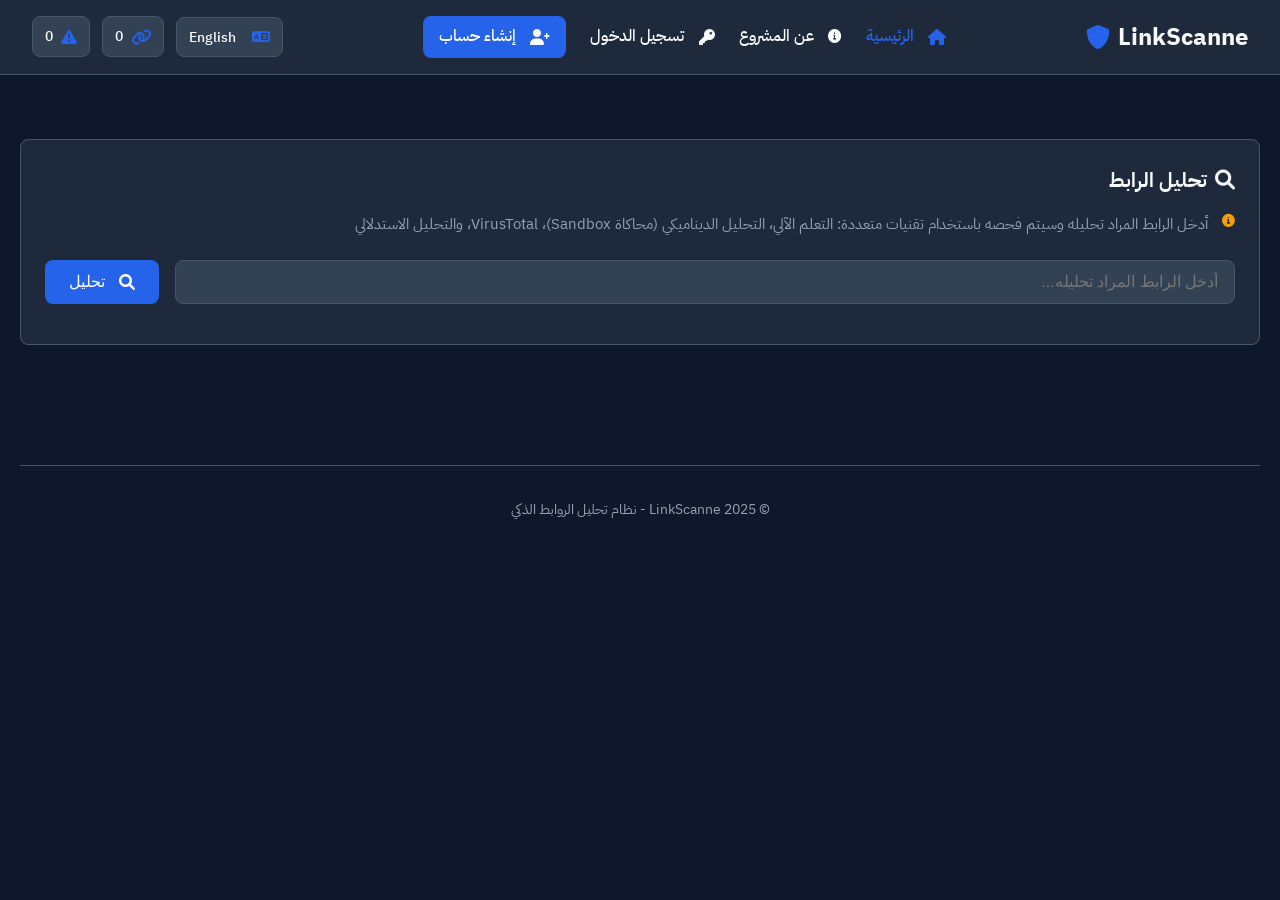
<file: public/index.html>
<!DOCTYPE html>
<html lang="ar" dir="rtl">

<head>
    <meta charset="UTF-8">
    <meta name="viewport" content="width=device-width, initial-scale=1.0">
    <title data-translate="page.title.index">LinkScanne - نظام تحليل الروابط الذكي</title>
    <link rel="stylesheet" href="css/style.css">
    <link rel="stylesheet" href="https://cdnjs.cloudflare.com/ajax/libs/font-awesome/6.0.0/css/all.min.css">
</head>

<body>
    <header class="header">
        <div class="header-content">
            <div class="logo">
                <h1>LinkScanne</h1>
                <i class="fa fa-shield-alt"></i>
            </div>
            <nav class="header-nav">
                <ul class="nav-links">
                    <li><a href="index.html" class="active"><i class="fa fa-home"></i> <span
                                data-translate="nav.home">الرئيسية</span></a></li>
                    <li><a href="about.html"><i class="fa fa-info-circle"></i> <span data-translate="nav.about">عن
                                المشروع</span></a></li>
                    <li><a href="login.html"><i class="fa fa-key"></i> <span data-translate="nav.login">تسجيل
                                الدخول</span></a></li>
                    <li><a href="register.html" class="btn-register"><i class="fa fa-user-plus"></i> <span
                                data-translate="nav.register">إنشاء حساب</span></a></li>
                </ul>
            </nav>
            <div class="header-left">
                <button id="language-toggle" class="language-btn" onclick="toggleLanguage()">
                    <i class="fa fa-language"></i>
                    <span id="language-text">English</span>
                </button>
                <div class="icon-badge">
                    <i class="fa fa-link"></i>
                    <span id="notif-count-header">0</span>
                </div>
                <div class="icon-badge">
                    <i class="fa fa-exclamation-triangle"></i>
                    <span id="alert-count-header">0</span>
                </div>
            </div>
        </div>
    </header>

    <div class="container">

        <main class="main-content">
            <section class="analysis-section">
                <div class="analysis-card">
                    <h2><i class="fa fa-search"></i> <span data-translate="main.analyze">تحليل الرابط</span></h2>
                    <p
                        style="color: var(--text-muted); margin-bottom: 1.5rem; font-size: 0.95rem; display: flex; align-items: flex-start; gap: 0.5rem;">
                        <i class="fa fa-info-circle"
                            style="font-size: 0.85em; color: var(--warning); margin-top: 0.2rem; flex-shrink: 0;"></i>
                        <span data-translate="main.analyze.desc">أدخل الرابط المراد تحليله وسيتم فحصه باستخدام تقنيات
                            متعددة: التعلم الآلي، التحليل الديناميكي (محاكاة Sandbox)، VirusTotal، والتحليل
                            الاستدلالي</span>
                    </p>
                    <form id="analysis-form" class="analysis-form">
                        <div class="input-group">
                            <input type="url" id="url-input" data-translate="main.analyze.placeholder"
                                placeholder="أدخل الرابط المراد تحليله..." required>
                            <button type="submit" id="analyze-btn"><i class="fa fa-search"></i> <span
                                    data-translate="main.analyze.button">تحليل</span></button>
                        </div>
                        <div class="loading-indicator" id="loading-indicator" style="display:none">
                            <div class="loading-dots">
                                <span></span><span></span><span></span><span></span>
                            </div>
                            <p data-translate="main.analyze.loading">جاري تحليل الرابط....</p>
                        </div>
                    </form>
                </div>
            </section>

            <section class="stats-section">
                <h2><i class="fa fa-chart-bar"></i> <span data-translate="main.stats">الإحصائيات</span></h2>
                <div class="stats-grid">
                    <div class="stat-card">
                        <div class="stat-value" id="stat-total">0</div>
                        <div class="stat-label" data-translate="main.stats.total">إجمالي الروابط</div>
                    </div>
                    <div class="stat-card">
                        <div class="stat-value stat-danger" id="stat-malicious">0</div>
                        <div class="stat-label" data-translate="main.stats.malicious">روابط خبيثة</div>
                    </div>
                    <div class="stat-card">
                        <div class="stat-value stat-warning" id="stat-suspicious">0</div>
                        <div class="stat-label" data-translate="main.stats.suspicious">روابط مشبوهة</div>
                    </div>
                    <div class="stat-card">
                        <div class="stat-value stat-success" id="stat-safe">0</div>
                        <div class="stat-label" data-translate="main.stats.safe">روابط سليمة</div>
                    </div>
                    <div class="stat-card">
                        <div class="stat-value" id="stat-analyses-total" style="color: var(--primary);">0</div>
                        <div class="stat-label" data-translate="main.stats.analyses.total">إجمالي التحليلات</div>
                    </div>
                    <div class="stat-card">
                        <div class="stat-value" id="stat-analyses-today" style="color: var(--primary);">0</div>
                        <div class="stat-label" data-translate="main.stats.analyses.today">تحليلات اليوم</div>
                    </div>
                </div>
            </section>

            <section class="alerts-section">
                <h2><i class="fa fa-bell"></i> <span data-translate="main.alerts">التنبيهات النشطة</span></h2>
                <p style="color: var(--text-muted); margin-bottom: 1.5rem; font-size: 0.95rem;">
                    <span data-translate="main.alerts.desc">تنبيهات فورية عند اكتشاف روابط مشبوهة أو خبيثة</span>
                </p>
                <div class="alerts-content" id="alerts-content">
                    <p class="alerts-empty" data-translate="main.alerts.empty">لا توجد تنبيهات نشطة</p>
                </div>
            </section>

            <section class="history-section" style="margin-top: 2rem;">
                <h2><i class="fa fa-history"></i> <span data-translate="main.history.title">سجل التحليلات</span></h2>
                <p style="color: var(--text-muted); margin-bottom: 1.5rem; font-size: 0.95rem;">
                    <span data-translate="main.history.desc">عرض جميع التحليلات السابقة مع التفاصيل الكاملة
                        والتواريخ</span>
                </p>
                <div class="history-content" id="history-content">
                    <div style="text-align: center; padding: 2rem; color: var(--text-muted);">
                        <i class="fa fa-spinner fa-spin" style="font-size: 2rem; margin-bottom: 1rem;"></i>
                        <p data-translate="main.history.loading">جاري تحميل السجلات...</p>
                    </div>
                </div>
            </section>

            <div class="results-overlay" id="results-overlay" style="display:none">
                <div class="results-modal">
                    <div class="results-header">
                        <h2><i class="fa fa-chart-line"></i> <span data-translate="results.title">نتائج التحليل</span>
                        </h2>
                        <div style="display: flex; gap: 0.5rem; align-items: center;">
                            <button id="speak-results-btn-overlay" class="btn btn-primary"
                                style="padding: 0.5rem 1rem; font-size: 0.9rem;">
                                <i class="fa fa-volume-up"></i> <span data-translate="results.speak">قراءة صوتياً</span>
                            </button>
                            <button id="stop-speak-btn-overlay" class="btn"
                                style="padding: 0.5rem 1rem; font-size: 0.9rem; background: var(--surface-light);">
                                <i class="fa fa-stop"></i> <span data-translate="results.stop">إيقاف القراءة</span>
                            </button>
                            <button class="close-results" id="close-results"><i class="fa fa-times"></i></button>
                        </div>
                    </div>
                    <div class="results-body">
                        <div id="result-summary"></div>
                        <div id="result-details"></div>
                    </div>
                </div>
            </div>

            <div class="loading-overlay" id="loading-overlay" style="display:none">
                <div class="spinner-container">
                    <div class="spinner"></div>
                    <p data-translate="main.analyze.loading">جاري تحليل الرابط....</p>
                </div>
            </div>
        </main>

        <footer class="footer">
            <p data-translate="footer.text">&copy; 2025 LinkScanne - نظام تحليل الروابط الذكي</p>
        </footer>
    </div>


    <div class="notification-modal" id="error-modal" style="display:none">
        <div class="notification-content error">
            <div class="notification-icon">
                <i class="fa fa-times-circle"></i>
            </div>
            <div class="notification-body">
                <h3>خطأ</h3>
                <p id="error-message"></p>
            </div>
            <button id="error-close" class="notification-close">
                <i class="fa fa-times"></i>
            </button>
        </div>
    </div>

    <div class="notification-modal" id="success-modal" style="display:none">
        <div class="notification-content success">
            <div class="notification-icon">
                <i class="fa fa-check-circle"></i>
            </div>
            <div class="notification-body">
                <h3>نجح</h3>
                <p id="success-message"></p>
            </div>
            <button id="success-close" class="notification-close">
                <i class="fa fa-times"></i>
            </button>
        </div>
    </div>

    <div class="toast-container" id="toast-container"></div>

    <script src="js/config.js"></script>
    <script>
        // تطبيق الاتجاه فوراً حسب اللغة المحفوظة
        (function () {
            var savedLang = localStorage.getItem('linkScanne_language');
            // إذا لم تكن هناك لغة محفوظة، استخدم العربية كافتراضية
            if (!savedLang || (savedLang !== 'ar' && savedLang !== 'en')) {
                savedLang = 'ar';
                localStorage.setItem('linkScanne_language', 'ar');
            }
            // تطبيق الاتجاه حسب اللغة
            var dir = savedLang === 'ar' ? 'rtl' : 'ltr';
            document.documentElement.setAttribute('dir', dir);
            document.documentElement.setAttribute('lang', savedLang);
            if (document.body) {
                document.body.setAttribute('dir', dir);
                document.body.setAttribute('lang', savedLang);
            }
            // تطبيق CSS للاتجاه أيضاً
            document.documentElement.style.direction = dir;
            if (document.body) {
                document.body.style.direction = dir;
            }
        })();
    </script>
    <script src="js/translations.js"></script>
    <script src="js/hijri-date.js"></script>
    <script src="js/accessibility.js"></script>
    <script src="js/app.js"></script>
    <script src="js/history.js"></script>
    <script>
        // التحقق من حالة المستخدم وتحديث الواجهة
        (function () {
            function checkUserStatus() {
                // منع الاستدعاء المتكرر
                if (window.checkingUserStatus) {
                    console.log('checkUserStatus already running, skipping...');
                    return;
                }
                window.checkingUserStatus = true;

                var API = (typeof API_BASE !== 'undefined') ? API_BASE : 'http://127.0.0.1:5000';
                fetch(API + '/api/auth/me', {
                    method: 'GET',
                    credentials: 'include'
                })
                    .then(function (response) {
                        if (!response.ok) {
                            throw new Error('Network response was not ok');
                        }
                        return response.json();
                    })
                    .then(function (data) {
                        console.log('User status data:', data);
                        var isLoggedIn = data.is_logged_in || false;
                        var user = data.user || null;
                        var isPremium = user && user.is_premium;

                        console.log('Is logged in:', isLoggedIn, 'User:', user);

                        // تحديث القائمة العلوية
                        var nav = document.querySelector('nav ul');
                        if (nav) {
                            if (isLoggedIn) {
                                // إخفاء روابط تسجيل الدخول والتسجيل
                                var loginLink = nav.querySelector('a[href="login.html"]');
                                var registerLink = nav.querySelector('a[href="register.html"]');
                                if (loginLink && loginLink.parentElement) {
                                    loginLink.parentElement.style.display = 'none';
                                }
                                if (registerLink && registerLink.parentElement) {
                                    registerLink.parentElement.style.display = 'none';
                                }

                                // إضافة رابط الملف الشخصي والخروج
                                var userMenu = nav.querySelector('.user-menu');
                                if (!userMenu) {
                                    var userLi = document.createElement('li');
                                    userLi.className = 'user-menu';
                                    var lang = 'ar';
                                    if (typeof currentLang !== 'undefined') {
                                        if (typeof currentLang === 'function') {
                                            lang = currentLang() || 'ar';
                                        } else {
                                            lang = currentLang || 'ar';
                                        }
                                    }
                                    userLi.innerHTML = '<a href="#" onclick="logout(); return false;"><i class="fa fa-user"></i> ' +
                                        (user ? user.name : '') +
                                        (isPremium ? ' <span style="color: gold;">★</span>' : '') +
                                        ' <i class="fa fa-sign-out-alt"></i> ' +
                                        (lang === 'ar' ? 'تسجيل الخروج' : 'Logout') +
                                        '</a>';
                                    nav.appendChild(userLi);
                                }
                            } else {
                                // إظهار روابط تسجيل الدخول والتسجيل
                                var loginLink = nav.querySelector('a[href="login.html"]');
                                var registerLink = nav.querySelector('a[href="register.html"]');
                                if (loginLink && loginLink.parentElement) {
                                    loginLink.parentElement.style.display = '';
                                }
                                if (registerLink && registerLink.parentElement) {
                                    registerLink.parentElement.style.display = '';
                                }

                                // إزالة قائمة المستخدم
                                var userMenu = nav.querySelector('.user-menu');
                                if (userMenu) {
                                    userMenu.remove();
                                }
                            }
                        }

                        // إخفاء/إظهار الأقسام حسب حالة المستخدم
                        var statsSection = document.querySelector('.stats-section');
                        var alertsSection = document.querySelector('.alerts-section');
                        var historySection = document.querySelector('.history-section');

                        console.log('Sections found:', {
                            stats: !!statsSection,
                            alerts: !!alertsSection,
                            history: !!historySection
                        });

                        if (!isLoggedIn) {
                            // للمستخدمين غير المسجلين: إخفاء الإحصائيات والتنبيهات والسجل
                            console.log('Hiding sections for guest user');
                            if (statsSection) statsSection.style.display = 'none';
                            if (alertsSection) alertsSection.style.display = 'none';
                            if (historySection) historySection.style.display = 'none';
                        } else {
                            // للمستخدمين المسجلين: إظهار كل شيء
                            console.log('Showing sections for logged in user');
                            if (statsSection) {
                                statsSection.style.display = 'block';
                                console.log('Stats section displayed');
                            }
                            if (alertsSection) {
                                alertsSection.style.display = 'block';
                                console.log('Alerts section displayed');
                            }
                            if (historySection) {
                                historySection.style.display = 'block';
                                console.log('History section displayed');
                            }

                            // تحميل البيانات للمستخدمين المسجلين - مرة واحدة فقط
                            // لا نقوم بالتحميل التلقائي المتكرر
                            if (!window.dataLoaded) {
                                setTimeout(function () {
                                    if (typeof window.loadStats === 'function') {
                                        window.loadStats();
                                    }
                                    if (typeof window.loadAlerts === 'function') {
                                        window.loadAlerts();
                                    }
                                    if (typeof window.loadHistory === 'function') {
                                        window.loadHistory();
                                    }
                                    window.dataLoaded = true; // منع التحميل المتكرر
                                }, 500);
                            }
                        }
                    })
                    .catch(function (error) {
                        console.error('Error checking user status:', error);
                        // في حالة الخطأ، نعامل المستخدم كزائر
                        var statsSection = document.querySelector('.stats-section');
                        var alertsSection = document.querySelector('.alerts-section');
                        var historySection = document.querySelector('.history-section');
                        if (statsSection) statsSection.style.display = 'none';
                        if (alertsSection) alertsSection.style.display = 'none';
                        if (historySection) historySection.style.display = 'none';
                    })
                    .finally(function () {
                        window.checkingUserStatus = false;
                    });
            }

            // التحقق من حالة المستخدم عند تحميل الصفحة - مرة واحدة فقط
            var userStatusCheckDone = false;
            if (!userStatusCheckDone) {
                checkUserStatus();
                userStatusCheckDone = true;
            }

            // جعل الدالة متاحة عالمياً (للاستدعاء اليدوي فقط - مثل بعد تسجيل الدخول)
            window.checkUserStatus = function () {
                if (!userStatusCheckDone) {
                    checkUserStatus();
                    userStatusCheckDone = true;
                }
            };

            // إعادة تعيين عند الحاجة (مثل بعد تسجيل الخروج)
            window.resetUserStatusCheck = function () {
                userStatusCheckDone = false;
                window.dataLoaded = false;
            };

            // دالة تسجيل الخروج
            window.logout = function () {
                if (!confirm('هل أنت متأكد من تسجيل الخروج؟')) {
                    return;
                }

                var API = (typeof API_BASE !== 'undefined') ? API_BASE : 'http://127.0.0.1:5000';
                var lang = 'ar';
                if (typeof currentLang !== 'undefined') {
                    if (typeof currentLang === 'function') {
                        lang = currentLang() || 'ar';
                    } else {
                        lang = currentLang || 'ar';
                    }
                }

                fetch(API + '/api/auth/logout', {
                    method: 'POST',
                    credentials: 'include',
                    headers: {
                        'Content-Type': 'application/json'
                    }
                })
                    .then(function (response) {
                        return response.json();
                    })
                    .then(function (data) {
                        if (data.logged_out || data.message) {
                            // مسح localStorage
                            localStorage.removeItem('currentUser');

                            // إظهار رسالة نجاح
                            var notification = document.createElement('div');
                            notification.className = 'notification success';
                            notification.style.cssText = 'position: fixed; top: 20px; right: 20px; background: var(--success-green); color: white; padding: 1rem 1.5rem; border-radius: var(--radius); box-shadow: 0 4px 12px rgba(0,0,0,0.15); z-index: 10000;';
                            notification.innerHTML = '<i class="fa fa-check-circle"></i> ' + (lang === 'ar' ? 'تم تسجيل الخروج بنجاح' : 'Logged out successfully');
                            document.body.appendChild(notification);

                            // إعادة تحميل الصفحة بعد ثانية
                            setTimeout(function () {
                                window.location.href = 'index.html';
                            }, 1000);
                        } else {
                            throw new Error(data.error || 'فشل في تسجيل الخروج');
                        }
                    })
                    .catch(function (error) {
                        console.error('Error logging out:', error);
                        var lang = 'ar';
                        if (typeof currentLang !== 'undefined') {
                            if (typeof currentLang === 'function') {
                                lang = currentLang() || 'ar';
                            } else {
                                lang = currentLang || 'ar';
                            }
                        }
                        alert(lang === 'ar' ? 'حدث خطأ أثناء تسجيل الخروج' : 'Error occurred while logging out');
                        // إعادة تحميل الصفحة حتى لو فشل
                        window.location.href = 'index.html';
                    });
            };
        })();
    </script>
    <script>
        function toggleLanguage() {
            var current = 'ar';
            if (typeof currentLang !== 'undefined') {
                if (typeof currentLang === 'function') {
                    current = currentLang() || 'ar';
                } else {
                    current = currentLang || 'ar';
                }
            }
            var newLang = current === 'ar' ? 'en' : 'ar';

            // تغيير اللغة - هذا سيحفظها في localStorage ويطبقها
            if (typeof setLanguage === 'function') {
                setLanguage(newLang);
            } else {
                // Fallback إذا لم تكن الدالة متاحة
                if (typeof window !== 'undefined' && window.currentLang) {
                    if (typeof window.currentLang === 'function') {
                        // لا يمكن تعيين دالة مباشرة
                    } else {
                        window.currentLang = newLang;
                    }
                }
                localStorage.setItem('linkScanne_language', newLang);
                if (typeof applyLanguage === 'function') {
                    applyLanguage();
                }
            }

            // تحديث زر اللغة فوراً
            updateLanguageButton();

            // إعادة تطبيق الترجمة بشكل كامل
            setTimeout(function () {
                if (typeof applyLanguage === 'function') {
                    applyLanguage();
                }
                updateLanguageButton();

                // لا نقوم بتحديث المحتوى الديناميكي تلقائياً - فقط عند الحاجة
                // if (typeof window.loadHistory === 'function') {
                //     window.loadHistory();
                // }
                // if (typeof window.loadStats === 'function') {
                //     window.loadStats();
                // }
                // if (typeof window.loadAlerts === 'function') {
                //     window.loadAlerts();
                // }
            }, 100);
        }

        function updateLanguageButton() {
            var btn = document.getElementById('language-text');
            if (btn) {
                btn.textContent = translate('nav.language');
            }
        }

        // لا حاجة لاستدعاء applyLanguage هنا - translations.js يتولى ذلك تلقائياً
        // فقط تحديث زر اللغة إذا كان موجوداً
        if (!window.languageButtonUpdated) {
            function updateLanguageButtonOnce() {
                if (window.languageButtonUpdated) return;
                window.languageButtonUpdated = true;
                updateLanguageButton();
            }

            if (document.readyState === 'complete' || document.readyState === 'interactive') {
                updateLanguageButtonOnce();
            } else {
                document.addEventListener('DOMContentLoaded', updateLanguageButtonOnce);
            }
        }
    </script>
    <script>
        (function () {
            var API = (typeof API_BASE !== 'undefined') ? API_BASE : 'http://127.0.0.1:5000';

            setTimeout(function () {
                fetch(API + '/api/health', {
                    method: 'GET',
                    headers: {
                        'Accept': 'application/json'
                    },
                    cache: 'no-cache',
                    mode: 'cors'
                })
                    .then(function (r) {
                        if (r.status === 404) {
                            throw new Error('404 - Endpoint not found');
                        }
                        if (!r.ok && r.status !== 200) {
                            throw new Error('HTTP ' + r.status);
                        }
                        return r.json().catch(function () {
                            return { ok: false };
                        });
                    })
                    .then(function (data) {
                        if (data && (data.ok === true || data.status === 'running')) {
                            console.log('API Status: Connected', data);
                            var existingBanner = document.getElementById('api-warning-banner');
                            if (existingBanner) {
                                existingBanner.remove();
                            }
                        } else {
                            throw new Error('API returned error status');
                        }
                    })
                    .catch(function (err) {
                        var errMsg = err.message || String(err);
                        console.warn('API health check:', errMsg);
                        var existingBanner = document.getElementById('api-warning-banner');
                        if (errMsg.includes('404') || errMsg.includes('not found') || errMsg.includes('Failed to fetch')) {
                            if (!existingBanner) {
                                var banner = document.createElement('div');
                                banner.id = 'api-warning-banner';
                                banner.style.cssText = 'position:fixed;top:0;left:0;right:0;background:#ef4444;color:#fff;padding:1rem;text-align:center;z-index:99999;font-family:system-ui;display:flex;align-items:center;justify-content:center;gap:0.5rem;';
                                banner.innerHTML = '<i class="fa fa-exclamation-triangle"></i> السيرفر غير متصل. شغّل: <code style="background:rgba(0,0,0,0.3);padding:0.2rem 0.5rem;border-radius:4px;font-family:monospace;">python app.py</code>';
                                document.body.appendChild(banner);
                            }
                        } else if (existingBanner) {
                            existingBanner.remove();
                        }
                    });
            }, 1500);

            var statsLoaded = false;
            var alertsLoaded = false;
            var statsLoading = false;
            var alertsLoading = false;

            function loadStats() {
                if (statsLoading) return;
                if (statsLoaded) return;
                statsLoading = true;

                fetch(API + '/api/stats').then(function (r) { return r.json(); }).then(function (s) {
                    if (s) {
                        var u = s.urls || {}, a = s.alerts || {}, an = s.analyses || {};
                        var total = u.total || 0, mal = u.malicious || 0, sus = u.suspicious || 0, safe = u.safe || 0;
                        var alertsActive = a.active || 0;
                        var analysesTotal = an.total || 0, analysesToday = an.today || 0;

                        var el = document.getElementById('stat-total'); if (el) el.textContent = total;
                        el = document.getElementById('stat-malicious'); if (el) el.textContent = mal;
                        el = document.getElementById('stat-suspicious'); if (el) el.textContent = sus;
                        el = document.getElementById('stat-safe'); if (el) el.textContent = safe;
                        el = document.getElementById('stat-analyses-total'); if (el) el.textContent = analysesTotal;
                        el = document.getElementById('stat-analyses-today'); if (el) el.textContent = analysesToday;
                        el = document.getElementById('alert-count-header'); if (el) el.textContent = alertsActive;
                    }
                    statsLoaded = true;
                    statsLoading = false;
                }).catch(function () {
                    statsLoading = false;
                });
            }

            function loadAlerts() {
                if (alertsLoading) return;
                if (alertsLoaded) return;
                alertsLoading = true;

                fetch(API + '/api/alerts').then(function (r) { return r.json(); }).then(function (alerts) {
                    var c = document.getElementById('alerts-content');
                    if (!c) {
                        alertsLoading = false;
                        return;
                    }
                    var lang = 'ar';
                    if (typeof currentLang !== 'undefined') {
                        if (typeof currentLang === 'function') {
                            lang = currentLang() || 'ar';
                        } else {
                            lang = currentLang || 'ar';
                        }
                    }
                    var emptyText = lang === 'ar' ? 'لا توجد تنبيهات نشطة' : 'No active alerts';
                    var alertText = lang === 'ar' ? 'تنبيه' : 'Alert';
                    if (alerts && alerts.length > 0) {
                        c.innerHTML = alerts.map(function (a) {
                            return '<div class="alert-item">' + (a.message || a.url || alertText) + '</div>';
                        }).join('');
                    } else {
                        c.innerHTML = '<p class="alerts-empty" data-translate="main.alerts.empty">' + emptyText + '</p>';
                    }
                    alertsLoaded = true;
                    alertsLoading = false;
                }).catch(function () {
                    alertsLoading = false;
                });
            }

            // لا نقوم بتحميل البيانات هنا - checkUserStatus() سيتولى ذلك للمستخدمين المسجلين
            // هذا يمنع التحميل المكرر

            window.loadStats = function () {
                statsLoaded = false;
                loadStats();
            };
            window.loadAlerts = function () {
                alertsLoaded = false;
                loadAlerts();
            };
        })();
    </script>
</body>

</html>
</file>
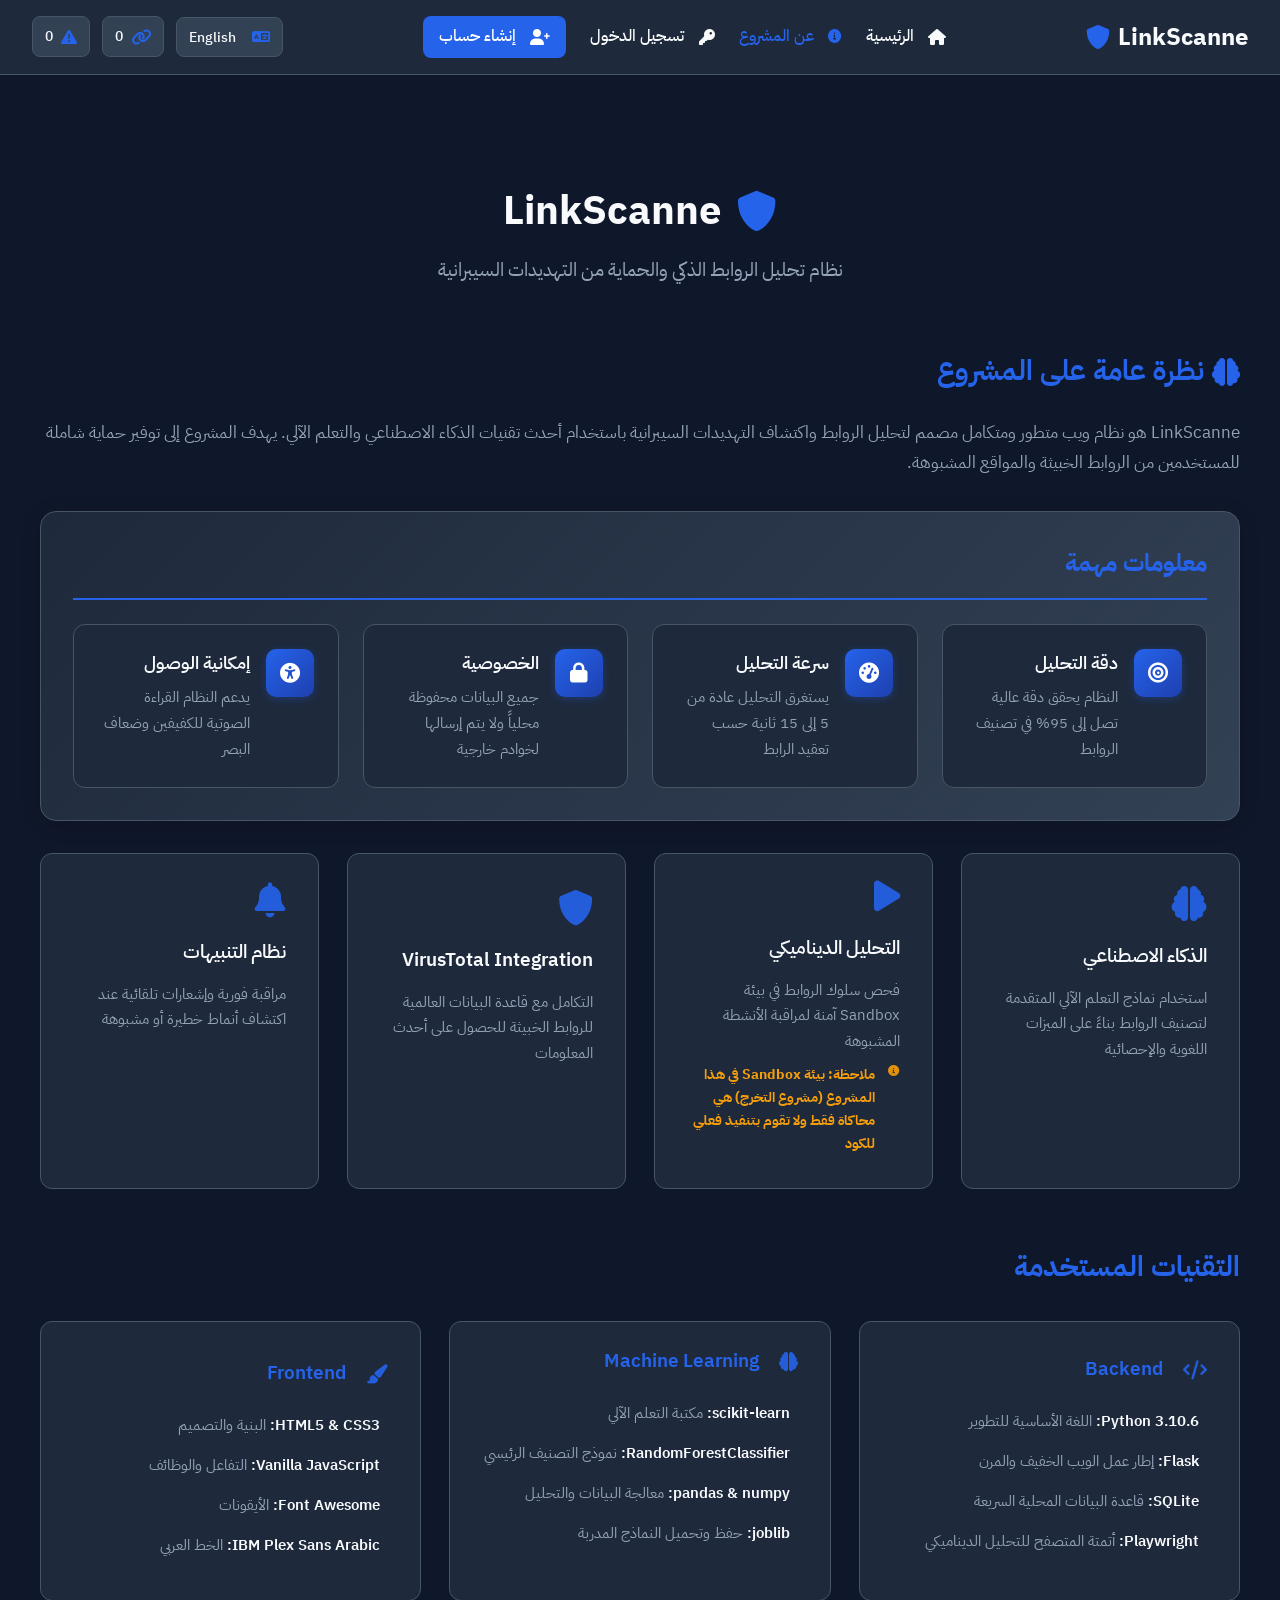
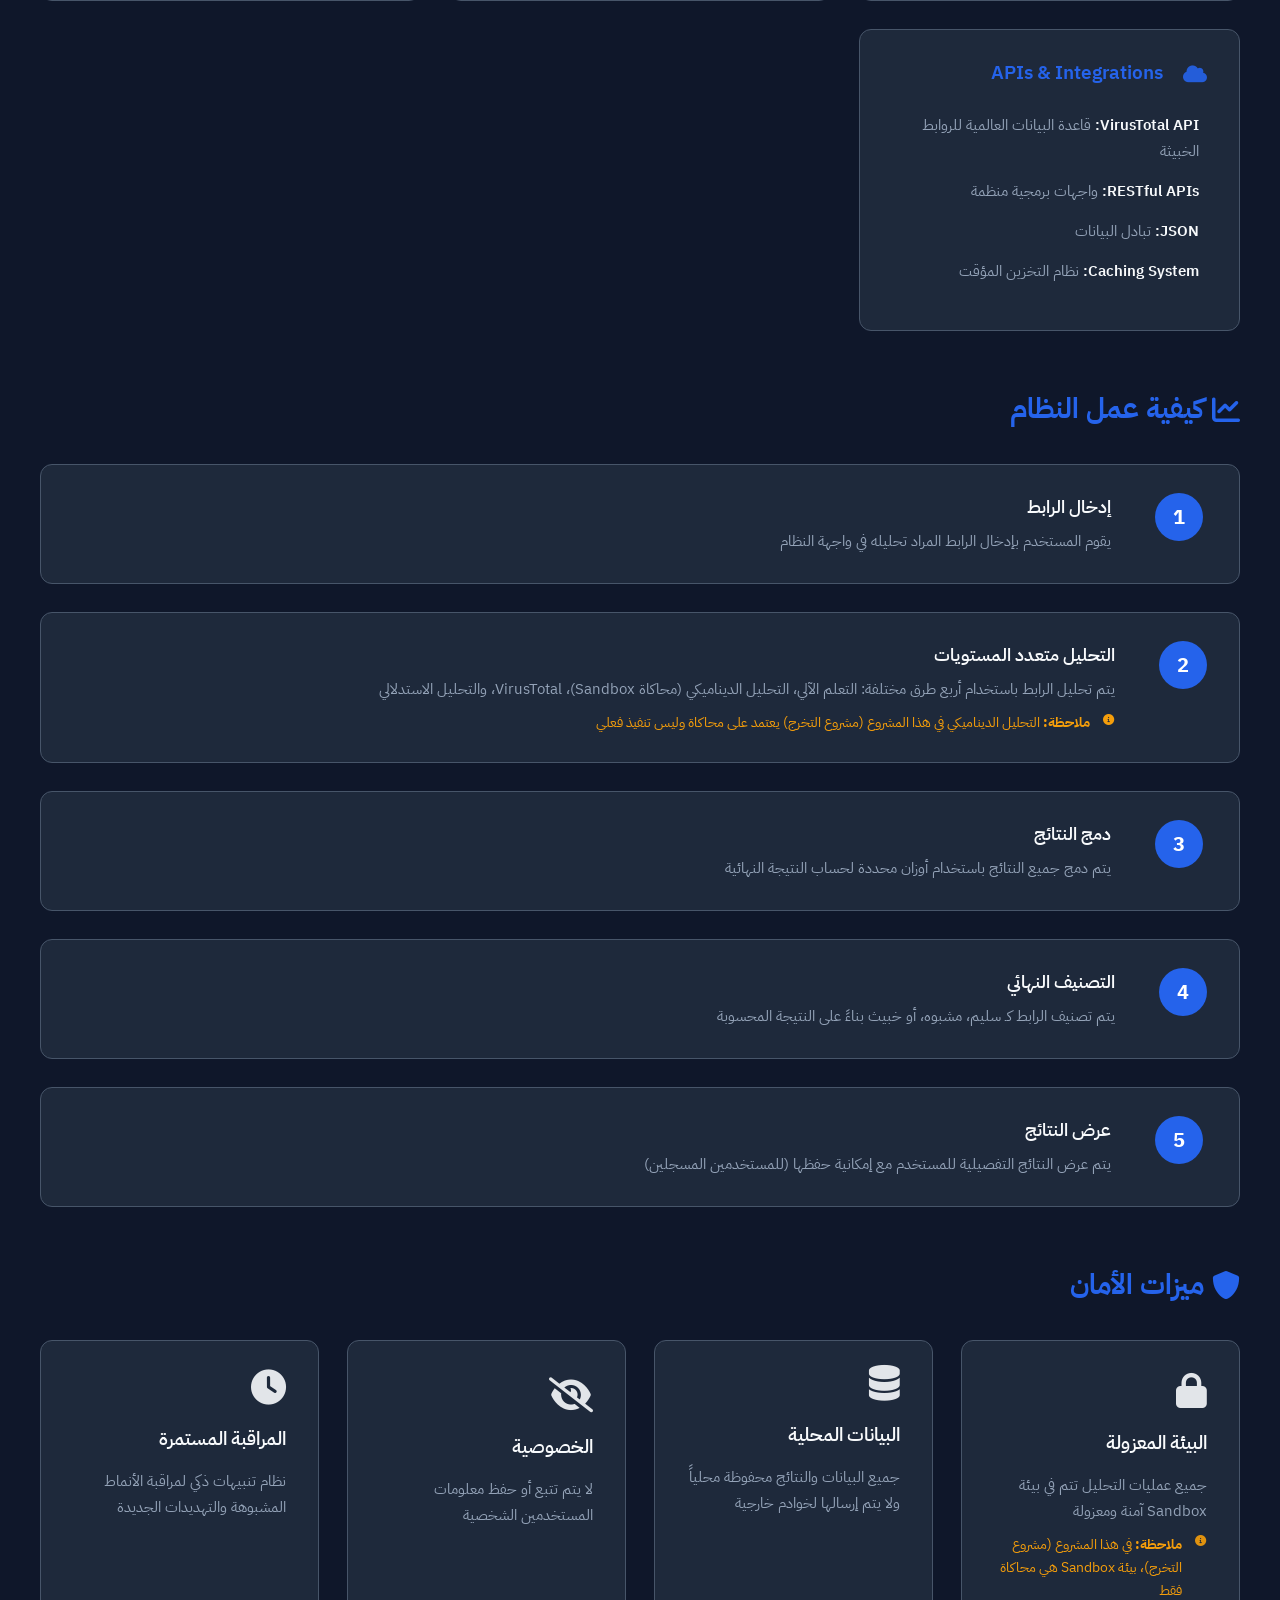
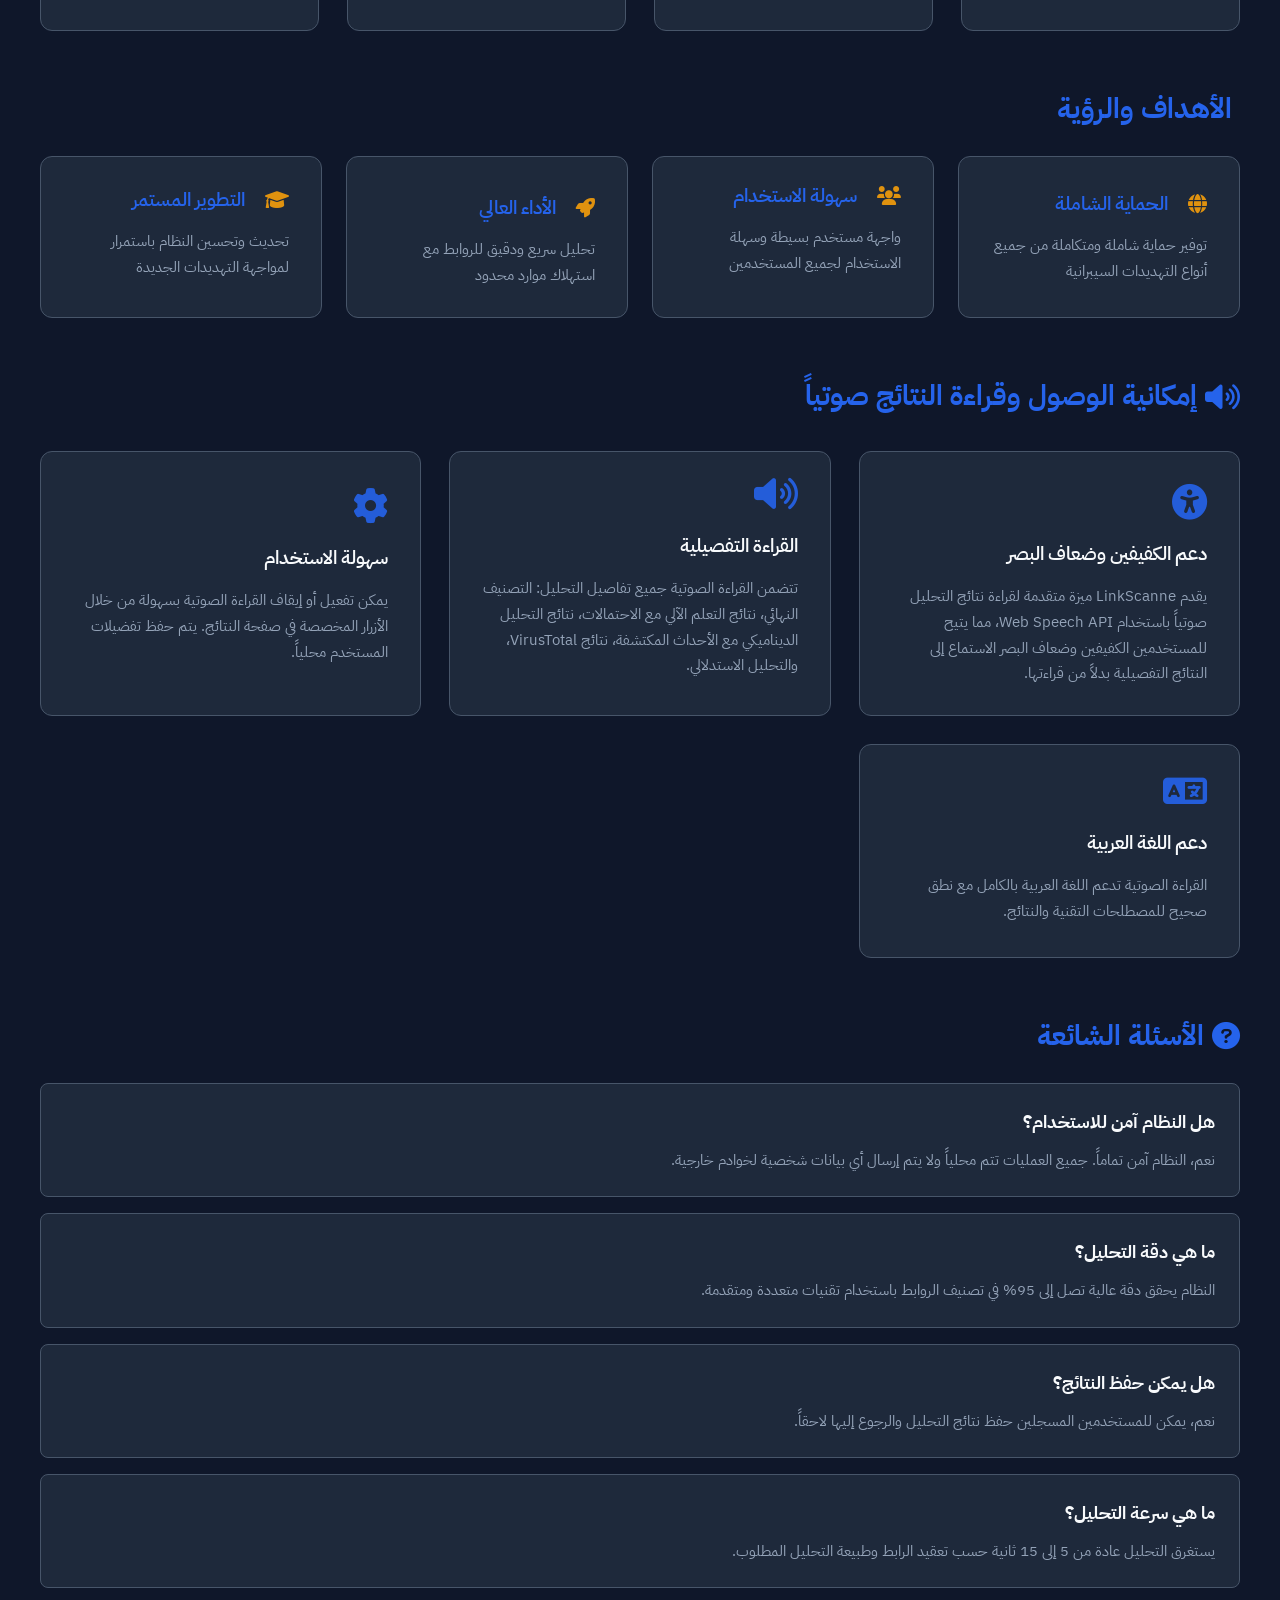
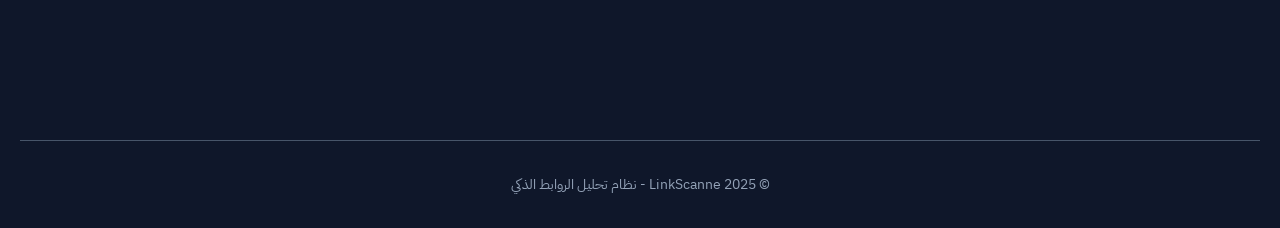
<file: public/about.html>
<!DOCTYPE html>
<html lang="ar" dir="rtl">
<head>
    <meta charset="UTF-8">
    <meta name="viewport" content="width=device-width, initial-scale=1.0">
    <title data-translate="page.title.about">عن المشروع - LinkScanne</title>
    <link rel="stylesheet" href="css/style.css">
    <link rel="stylesheet" href="https://cdnjs.cloudflare.com/ajax/libs/font-awesome/6.0.0/css/all.min.css">
</head>
<body>
    <header class="header">
        <div class="header-content">
            <div class="logo">
                <h1>LinkScanne</h1>
                <i class="fa fa-shield-alt"></i>
            </div>
            <nav class="header-nav">
                <ul class="nav-links">
                    <li><a href="index.html"><i class="fa fa-home"></i> <span data-translate="nav.home">الرئيسية</span></a></li>
                    <li><a href="about.html" class="active"><i class="fa fa-info-circle"></i> <span data-translate="nav.about">عن المشروع</span></a></li>
                    <li><a href="login.html"><i class="fa fa-key"></i> <span data-translate="nav.login">تسجيل الدخول</span></a></li>
                    <li><a href="register.html" class="btn-register"><i class="fa fa-user-plus"></i> <span data-translate="nav.register">إنشاء حساب</span></a></li>
                </ul>
            </nav>
            <div class="header-left">
                <button id="language-toggle" class="language-btn" onclick="toggleLanguage()">
                    <i class="fa fa-language"></i>
                    <span id="language-text">English</span>
                </button>
                <div class="icon-badge">
                    <i class="fa fa-link"></i>
                    <span>0</span>
                </div>
                <div class="icon-badge">
                    <i class="fa fa-exclamation-triangle"></i>
                    <span>0</span>
                </div>
            </div>
        </div>
    </header>

    <div class="container">

        <main class="main-content">
            <div class="about-page">
                <div class="about-hero">
                    <h1><i class="fa fa-shield-alt"></i> LinkScanne</h1>
                    <p class="hero-subtitle">نظام تحليل الروابط الذكي والحماية من التهديدات السيبرانية</p>
                </div>

                <div class="about-section">
                    <h2><i class="fa fa-brain"></i> نظرة عامة على المشروع</h2>
                    <p>LinkScanne هو نظام ويب متطور ومتكامل مصمم لتحليل الروابط واكتشاف التهديدات السيبرانية باستخدام
                        أحدث تقنيات الذكاء الاصطناعي والتعلم الآلي. يهدف المشروع إلى توفير حماية شاملة للمستخدمين من
                        الروابط الخبيثة والمواقع المشبوهة.</p>
                    
                    <div class="important-info-card">
                        <div class="info-header">
                            <h3>معلومات مهمة</h3>
                        </div>
                        <div class="info-grid">
                            <div class="info-item">
                                <div class="info-icon">
                                    <i class="fa fa-bullseye"></i>
                                </div>
                                <div class="info-content">
                                    <h4>دقة التحليل</h4>
                                    <p>النظام يحقق دقة عالية تصل إلى 95% في تصنيف الروابط</p>
                                </div>
                            </div>
                            <div class="info-item">
                                <div class="info-icon">
                                    <i class="fa fa-tachometer-alt"></i>
                                </div>
                                <div class="info-content">
                                    <h4>سرعة التحليل</h4>
                                    <p>يستغرق التحليل عادة من 5 إلى 15 ثانية حسب تعقيد الرابط</p>
                                </div>
                            </div>
                            <div class="info-item">
                                <div class="info-icon">
                                    <i class="fa fa-lock"></i>
                                </div>
                                <div class="info-content">
                                    <h4>الخصوصية</h4>
                                    <p>جميع البيانات محفوظة محلياً ولا يتم إرسالها لخوادم خارجية</p>
                                </div>
                            </div>
                            <div class="info-item">
                                <div class="info-icon">
                                    <i class="fa fa-universal-access"></i>
                                </div>
                                <div class="info-content">
                                    <h4>إمكانية الوصول</h4>
                                    <p>يدعم النظام القراءة الصوتية للكفيفين وضعاف البصر</p>
                                </div>
                            </div>
                        </div>
                    </div>

                    <div class="features-grid">
                        <div class="feature-card">
                            <i class="fa fa-brain"></i>
                            <h3 data-translate="about.features.ai">الذكاء الاصطناعي</h3>
                            <p data-translate="about.features.ai.text">استخدام نماذج التعلم الآلي المتقدمة لتصنيف الروابط بناءً على الميزات اللغوية والإحصائية</p>
                        </div>
                        <div class="feature-card">
                            <i class="fa fa-play"></i>
                            <h3 data-translate="about.features.dynamic">التحليل الديناميكي</h3>
                            <p data-translate="about.features.dynamic.text">فحص سلوك الروابط في بيئة Sandbox آمنة لمراقبة الأنشطة المشبوهة</p>
                            <p style="font-size: 0.85rem; color: var(--warning); margin-top: 0.5rem; display: flex; align-items: flex-start; gap: 0.4rem;">
                                <i class="fa fa-info-circle" style="font-size: 0.8em; color: var(--warning); margin-top: 0.15rem; flex-shrink: 0;"></i>
                                <span><strong data-translate="about.features.dynamic.note">ملاحظة: بيئة Sandbox في هذا المشروع (مشروع التخرج) هي محاكاة فقط ولا تقوم بتنفيذ فعلي للكود</strong></span>
                            </p>
                        </div>
                        <div class="feature-card">
                            <i class="fa fa-shield-alt"></i>
                            <h3 data-translate="about.features.vt">VirusTotal Integration</h3>
                            <p data-translate="about.features.vt.text">التكامل مع قاعدة البيانات العالمية للروابط الخبيثة للحصول على أحدث المعلومات</p>
                        </div>
                        <div class="feature-card">
                            <i class="fa fa-bell"></i>
                            <h3 data-translate="about.features.alerts">نظام التنبيهات</h3>
                            <p data-translate="about.features.alerts.text">مراقبة فورية وإشعارات تلقائية عند اكتشاف أنماط خطيرة أو مشبوهة</p>
                        </div>
                    </div>
                </div>

                <div class="about-section">
                    <h2> التقنيات المستخدمة</h2>
                    <div class="tech-stack">
                        <div class="tech-category">
                            <h3><i class="fa fa-code"></i> Backend</h3>
                            <ul>
                                <li><strong>Python 3.10.6:</strong> اللغة الأساسية للتطوير</li>
                                <li><strong>Flask:</strong> إطار عمل الويب الخفيف والمرن</li>
                                <li><strong>SQLite:</strong> قاعدة البيانات المحلية السريعة</li>
                                <li><strong>Playwright:</strong> أتمتة المتصفح للتحليل الديناميكي</li>
                            </ul>
                        </div>
                        <div class="tech-category">
                            <h3><i class="fa fa-brain"></i> Machine Learning</h3>
                            <ul>
                                <li><strong>scikit-learn:</strong> مكتبة التعلم الآلي</li>
                                <li><strong>RandomForestClassifier:</strong> نموذج التصنيف الرئيسي</li>
                                <li><strong>pandas & numpy:</strong> معالجة البيانات والتحليل</li>
                                <li><strong>joblib:</strong> حفظ وتحميل النماذج المدربة</li>
                            </ul>
                        </div>
                        <div class="tech-category">
                            <h3><i class="fa fa-paint-brush"></i> Frontend</h3>
                            <ul>
                                <li><strong>HTML5 & CSS3:</strong> البنية والتصميم</li>
                                <li><strong>Vanilla JavaScript:</strong> التفاعل والوظائف</li>
                                <li><strong>Font Awesome:</strong> الأيقونات</li>
                                <li><strong>IBM Plex Sans Arabic:</strong> الخط العربي</li>
                            </ul>
                        </div>
                        <div class="tech-category">
                            <h3><i class="fa fa-cloud"></i> APIs & Integrations</h3>
                            <ul>
                                <li><strong>VirusTotal API:</strong> قاعدة البيانات العالمية للروابط الخبيثة</li>
                                <li><strong>RESTful APIs:</strong> واجهات برمجية منظمة</li>
                                <li><strong>JSON:</strong> تبادل البيانات</li>
                                <li><strong>Caching System:</strong> نظام التخزين المؤقت</li>
                            </ul>
                        </div>
                    </div>
                </div>

                <div class="about-section">
                    <h2><i class="fa fa-chart-line"></i> كيفية عمل النظام</h2>
                    <div class="workflow">
                        <div class="workflow-step">
                            <div class="step-number">1</div>
                            <div class="step-content">
                                <h3>إدخال الرابط</h3>
                                <p>يقوم المستخدم بإدخال الرابط المراد تحليله في واجهة النظام</p>
                            </div>
                        </div>
                        <div class="workflow-step">
                            <div class="step-number">2</div>
                            <div class="step-content">
                                <h3>التحليل متعدد المستويات</h3>
                                <p>يتم تحليل الرابط باستخدام أربع طرق مختلفة: التعلم الآلي، التحليل الديناميكي (محاكاة Sandbox)،
                                    VirusTotal، والتحليل الاستدلالي</p>
                                <p style="font-size: 0.85rem; color: var(--warning); margin-top: 0.5rem; display: flex; align-items: flex-start; gap: 0.4rem;">
                                    <i class="fa fa-info-circle" style="font-size: 0.8em; color: var(--warning); margin-top: 0.15rem; flex-shrink: 0;"></i>
                                    <span><strong>ملاحظة:</strong> التحليل الديناميكي في هذا المشروع (مشروع التخرج) يعتمد على محاكاة وليس تنفيذ فعلي</span>
                                </p>
                            </div>
                        </div>
                        <div class="workflow-step">
                            <div class="step-number">3</div>
                            <div class="step-content">
                                <h3>دمج النتائج</h3>
                                <p>يتم دمج جميع النتائج باستخدام أوزان محددة لحساب النتيجة النهائية</p>
                            </div>
                        </div>
                        <div class="workflow-step">
                            <div class="step-number">4</div>
                            <div class="step-content">
                                <h3>التصنيف النهائي</h3>
                                <p>يتم تصنيف الرابط كـ سليم، مشبوه، أو خبيث بناءً على النتيجة المحسوبة</p>
                            </div>
                        </div>
                        <div class="workflow-step">
                            <div class="step-number">5</div>
                            <div class="step-content">
                                <h3>عرض النتائج</h3>
                                <p>يتم عرض النتائج التفصيلية للمستخدم مع إمكانية حفظها (للمستخدمين المسجلين)</p>
                            </div>
                        </div>
                    </div>
                </div>

                <div class="about-section">
                    <h2><i class="fa fa-shield-alt"></i> ميزات الأمان</h2>
                    <div class="security-features">
                        <div class="security-item">
                            <i class="fa fa-lock"></i>
                            <h3>البيئة المعزولة</h3>
                            <p>جميع عمليات التحليل تتم في بيئة Sandbox آمنة ومعزولة</p>
                            <p style="font-size: 0.85rem; color: var(--warning); margin-top: 0.5rem; display: flex; align-items: flex-start; gap: 0.4rem;">
                                <i class="fa fa-info-circle" style="font-size: 0.8em; color: var(--warning); margin-top: 0.15rem; flex-shrink: 0;"></i>
                                <span><strong>ملاحظة:</strong> في هذا المشروع (مشروع التخرج)، بيئة Sandbox هي محاكاة فقط</span>
                            </p>
                        </div>
                        <div class="security-item">
                            <i class="fa fa-database"></i>
                            <h3>البيانات المحلية</h3>
                            <p>جميع البيانات والنتائج محفوظة محلياً ولا يتم إرسالها لخوادم خارجية</p>
                        </div>
                        <div class="security-item">
                            <i class="fa fa-eye-slash"></i>
                            <h3>الخصوصية</h3>
                            <p>لا يتم تتبع أو حفظ معلومات المستخدمين الشخصية</p>
                        </div>
                        <div class="security-item">
                            <i class="fa fa-clock"></i>
                            <h3>المراقبة المستمرة</h3>
                            <p>نظام تنبيهات ذكي لمراقبة الأنماط المشبوهة والتهديدات الجديدة</p>
                        </div>
                    </div>
                </div>

                <div class="about-section">
                    <h2><i class="fa fa-target"></i> الأهداف والرؤية</h2>
                    <div class="goals">
                        <div class="goal-item">
                            <h3><i class="fa fa-globe"></i> الحماية الشاملة</h3>
                            <p>توفير حماية شاملة ومتكاملة من جميع أنواع التهديدات السيبرانية</p>
                        </div>
                        <div class="goal-item">
                            <h3><i class="fa fa-users"></i> سهولة الاستخدام</h3>
                            <p>واجهة مستخدم بسيطة وسهلة الاستخدام لجميع المستخدمين</p>
                        </div>
                        <div class="goal-item">
                            <h3><i class="fa fa-rocket"></i> الأداء العالي</h3>
                            <p>تحليل سريع ودقيق للروابط مع استهلاك موارد محدود</p>
                        </div>
                        <div class="goal-item">
                            <h3><i class="fa fa-graduation-cap"></i> التطوير المستمر</h3>
                            <p>تحديث وتحسين النظام باستمرار لمواجهة التهديدات الجديدة</p>
                        </div>
                    </div>
                </div>

                <div class="about-section">
                    <h2><i class="fa fa-volume-up"></i> إمكانية الوصول وقراءة النتائج صوتياً</h2>
                    <div class="accessibility-section">
                        <div class="accessibility-feature">
                            <i class="fa fa-universal-access"></i>
                            <h3>دعم الكفيفين وضعاف البصر</h3>
                            <p>يقدم LinkScanne ميزة متقدمة لقراءة نتائج التحليل صوتياً باستخدام Web Speech API، مما يتيح للمستخدمين الكفيفين وضعاف البصر الاستماع إلى النتائج التفصيلية بدلاً من قراءتها.</p>
                        </div>
                        <div class="accessibility-feature">
                            <i class="fa fa-volume-up"></i>
                            <h3>القراءة التفصيلية</h3>
                            <p>تتضمن القراءة الصوتية جميع تفاصيل التحليل: التصنيف النهائي، نتائج التعلم الآلي مع الاحتمالات، نتائج التحليل الديناميكي مع الأحداث المكتشفة، نتائج VirusTotal، والتحليل الاستدلالي.</p>
                        </div>
                        <div class="accessibility-feature">
                            <i class="fa fa-cog"></i>
                            <h3>سهولة الاستخدام</h3>
                            <p>يمكن تفعيل أو إيقاف القراءة الصوتية بسهولة من خلال الأزرار المخصصة في صفحة النتائج. يتم حفظ تفضيلات المستخدم محلياً.</p>
                        </div>
                        <div class="accessibility-feature">
                            <i class="fa fa-language"></i>
                            <h3>دعم اللغة العربية</h3>
                            <p>القراءة الصوتية تدعم اللغة العربية بالكامل مع نطق صحيح للمصطلحات التقنية والنتائج.</p>
                        </div>
                    </div>
                </div>

                <div class="about-section">
                    <h2><i class="fa fa-question-circle"></i> الأسئلة الشائعة</h2>
                    <div class="faq">
                        <div class="faq-item">
                            <h3>هل النظام آمن للاستخدام؟</h3>
                            <p>نعم، النظام آمن تماماً. جميع العمليات تتم محلياً ولا يتم إرسال أي بيانات شخصية لخوادم
                                خارجية.</p>
                        </div>
                        <div class="faq-item">
                            <h3>ما هي دقة التحليل؟</h3>
                            <p>النظام يحقق دقة عالية تصل إلى 95% في تصنيف الروابط باستخدام تقنيات متعددة ومتقدمة.</p>
                        </div>
                        <div class="faq-item">
                            <h3>هل يمكن حفظ النتائج؟</h3>
                            <p>نعم، يمكن للمستخدمين المسجلين حفظ نتائج التحليل والرجوع إليها لاحقاً.</p>
                        </div>
                        <div class="faq-item">
                            <h3>ما هي سرعة التحليل؟</h3>
                            <p>يستغرق التحليل عادة من 5 إلى 15 ثانية حسب تعقيد الرابط وطبيعة التحليل المطلوب.</p>
                        </div>
                    </div>
                </div>
            </div>
        </main>

        <footer class="footer">
            <p data-translate="footer.text">&copy; 2025 LinkScanne - نظام تحليل الروابط الذكي</p>
        </footer>
    </div>
    <script src="js/config.js"></script>
    <script>
    // تطبيق الاتجاه فوراً حسب اللغة المحفوظة
    (function() {
        var savedLang = localStorage.getItem('linkScanne_language');
        // إذا لم تكن هناك لغة محفوظة، استخدم العربية كافتراضية
        if (!savedLang || (savedLang !== 'ar' && savedLang !== 'en')) {
            savedLang = 'ar';
            localStorage.setItem('linkScanne_language', 'ar');
        }
        // تطبيق الاتجاه حسب اللغة
        var dir = savedLang === 'ar' ? 'rtl' : 'ltr';
        document.documentElement.setAttribute('dir', dir);
        document.documentElement.setAttribute('lang', savedLang);
        if (document.body) {
            document.body.setAttribute('dir', dir);
            document.body.setAttribute('lang', savedLang);
        }
        // تطبيق CSS للاتجاه أيضاً
        document.documentElement.style.direction = dir;
        if (document.body) {
            document.body.style.direction = dir;
        }
    })();
    </script>
    <script src="js/translations.js"></script>
    <script>
    function toggleLanguage() {
        var current = currentLang();
        var newLang = current === 'ar' ? 'en' : 'ar';
        
        // تغيير اللغة - هذا سيحفظها في localStorage ويطبقها
        if (typeof setLanguage === 'function') {
            setLanguage(newLang);
        } else {
            // Fallback إذا لم تكن الدالة متاحة
            currentLang = newLang;
            localStorage.setItem('linkScanne_language', newLang);
            if (typeof applyLanguage === 'function') {
                applyLanguage();
            }
        }
        
        // تحديث زر اللغة فوراً
        updateLanguageButton();
        
        // إعادة تطبيق الترجمة بشكل كامل
        setTimeout(function() {
            if (typeof applyLanguage === 'function') {
                applyLanguage();
            }
            updateLanguageButton();
        }, 100);
    }
    
    function updateLanguageButton() {
        var btn = document.getElementById('language-text');
        if (btn) {
            btn.textContent = translate('nav.language');
        }
    }
    
    document.addEventListener('DOMContentLoaded', function() {
        applyLanguage();
        updateLanguageButton();
    });
    
    (function(){
        var u = localStorage.getItem('currentUser');
        var auth = document.getElementById('auth-buttons');
        var menu = document.getElementById('user-menu');
        var saved = document.getElementById('saved-link');
        var nameEl = document.getElementById('user-name');
        if (u) {
            try {
                var user = JSON.parse(u);
                if (auth) auth.style.display = 'none';
                if (menu) menu.style.display = 'flex';
                if (saved) saved.style.display = 'block';
                if (nameEl) nameEl.textContent = user.name || user.email;
            } catch(e) {}
        }
        window.logout = function() {
            localStorage.removeItem('currentUser');
            window.location.href = 'index.html';
        };
    })();
    </script>
</body>
</html>
</file>
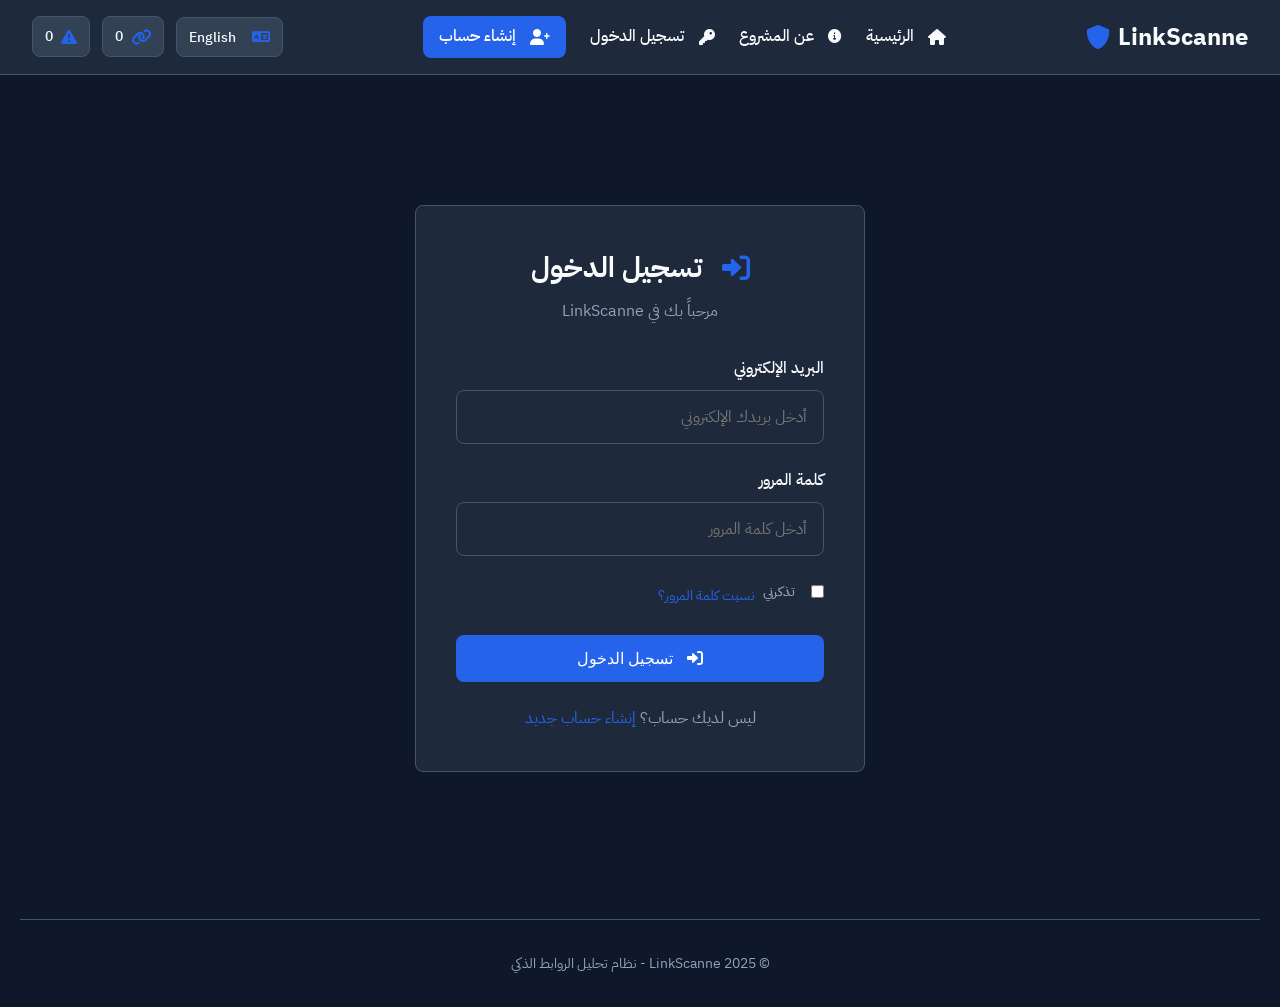
<file: public/login.html>
<!DOCTYPE html>
<html lang="ar" dir="rtl">
<head>
    <meta charset="UTF-8">
    <meta name="viewport" content="width=device-width, initial-scale=1.0">
    <title data-translate="page.title.login">تسجيل الدخول - LinkScanne</title>
    <link rel="stylesheet" href="css/style.css">
    <link rel="stylesheet" href="https://cdnjs.cloudflare.com/ajax/libs/font-awesome/6.0.0/css/all.min.css">
</head>
<body>
    <header class="header">
        <div class="header-content">
            <div class="logo">
                <h1>LinkScanne</h1>
                <i class="fa fa-shield-alt"></i>
            </div>
            <nav class="header-nav">
                <ul class="nav-links">
                    <li><a href="index.html"><i class="fa fa-home"></i> <span data-translate="nav.home">الرئيسية</span></a></li>
                    <li><a href="about.html"><i class="fa fa-info-circle"></i> <span data-translate="nav.about">عن المشروع</span></a></li>
                    <li><a href="login.html"><i class="fa fa-key"></i> <span data-translate="nav.login">تسجيل الدخول</span></a></li>
                    <li><a href="register.html" class="btn-register"><i class="fa fa-user-plus"></i> <span data-translate="nav.register">إنشاء حساب</span></a></li>
                </ul>
            </nav>
            <div class="header-left">
                <button id="language-toggle" class="language-btn" onclick="toggleLanguage()">
                    <i class="fa fa-language"></i>
                    <span id="language-text">English</span>
                </button>
                <div class="icon-badge">
                    <i class="fa fa-link"></i>
                    <span>0</span>
                </div>
                <div class="icon-badge">
                    <i class="fa fa-exclamation-triangle"></i>
                    <span>0</span>
                </div>
            </div>
        </div>
    </header>

    <div class="container">
        <main class="main-content">
            <div class="auth-page">
                <div class="auth-container">
                    <div class="auth-card">
                        <div class="auth-header">
                            <h2><i class="fa fa-sign-in-alt"></i> تسجيل الدخول</h2>
                            <p>مرحباً بك في LinkScanne</p>
                        </div>
                        <form class="auth-form" id="login-form">
                            <div class="form-group">
                                <label for="email">البريد الإلكتروني</label>
                                <input type="email" id="email" name="email" placeholder="أدخل بريدك الإلكتروني" required>
                            </div>
                            <div class="form-group">
                                <label for="password">كلمة المرور</label>
                                <input type="password" id="password" name="password" placeholder="أدخل كلمة المرور" required>
                            </div>
                            <div class="form-options">
                                <label class="checkbox-label"><input type="checkbox" id="remember"><span class="checkmark"></span><span>تذكرني</span></label>
                                <a href="#" class="forgot-link">نسيت كلمة المرور؟</a>
                            </div>
                            <button type="submit" class="btn btn-primary btn-full"><i class="fa fa-sign-in-alt"></i> تسجيل الدخول</button>
                        </form>
                        <div class="auth-footer">
                            <p>ليس لديك حساب؟ <a href="register.html">إنشاء حساب جديد</a></p>
                        </div>
                    </div>
                </div>
            </div>
        </main>
        <footer class="footer">
            <p>&copy; 2025 LinkScanne - نظام تحليل الروابط الذكي</p>
        </footer>
    </div>
    <script src="js/config.js"></script>
    <script>
    // تطبيق الاتجاه فوراً حسب اللغة المحفوظة
    (function() {
        var savedLang = localStorage.getItem('linkScanne_language');
        // إذا لم تكن هناك لغة محفوظة، استخدم العربية كافتراضية
        if (!savedLang || (savedLang !== 'ar' && savedLang !== 'en')) {
            savedLang = 'ar';
            localStorage.setItem('linkScanne_language', 'ar');
        }
        // تطبيق الاتجاه حسب اللغة
        var dir = savedLang === 'ar' ? 'rtl' : 'ltr';
        document.documentElement.setAttribute('dir', dir);
        document.documentElement.setAttribute('lang', savedLang);
        if (document.body) {
            document.body.setAttribute('dir', dir);
            document.body.setAttribute('lang', savedLang);
        }
        // تطبيق CSS للاتجاه أيضاً
        document.documentElement.style.direction = dir;
        if (document.body) {
            document.body.style.direction = dir;
        }
    })();
    </script>
    <script src="js/translations.js"></script>
    <script>
    function toggleLanguage() {
        var current = currentLang();
        var newLang = current === 'ar' ? 'en' : 'ar';
        
        // تغيير اللغة - هذا سيحفظها في localStorage ويطبقها
        if (typeof setLanguage === 'function') {
            setLanguage(newLang);
        } else {
            // Fallback إذا لم تكن الدالة متاحة
            currentLang = newLang;
            localStorage.setItem('linkScanne_language', newLang);
            if (typeof applyLanguage === 'function') {
                applyLanguage();
            }
        }
        
        // تحديث زر اللغة فوراً
        updateLanguageButton();
        
        // إعادة تطبيق الترجمة بشكل كامل
        setTimeout(function() {
            if (typeof applyLanguage === 'function') {
                applyLanguage();
            }
            updateLanguageButton();
        }, 100);
    }
    
    function updateLanguageButton() {
        var btn = document.getElementById('language-text');
        if (btn) {
            btn.textContent = translate('nav.language');
        }
    }
    
    document.addEventListener('DOMContentLoaded', function() {
        applyLanguage();
        updateLanguageButton();
    });
    </script>
    <script>
    // إذا كان المستخدم مسجل بالفعل (محفوظ محلياً)، لا تبقى في صفحة الدخول
    (function () {
        try {
            var u = localStorage.getItem('currentUser');
            if (u) {
                window.location.replace('index.html');
            }
        } catch (e) {}
    })();

    document.getElementById('login-form').addEventListener('submit', function (e) {
        e.preventDefault();
        var email = document.getElementById('email').value;
        var password = document.getElementById('password').value;
        var submitBtn = this.querySelector('button[type="submit"]');
        var txt = submitBtn.innerHTML;
        submitBtn.disabled = true;
        submitBtn.innerHTML = '<i class="fa fa-spinner fa-spin"></i> جاري تسجيل الدخول...';
        var API = (typeof API_BASE !== 'undefined') ? API_BASE : 'http://127.0.0.1:5000';
        fetch(API + '/api/auth/login', { 
            method: 'POST', 
            headers: { 'Content-Type': 'application/json' }, 
            credentials: 'include',
            body: JSON.stringify({ email: email, password: password }) 
        })
        .then(function(r) {
            // ضمان قراءة JSON حتى لو كان هناك خطأ HTTP
            return r.json().catch(function () { return { error: 'رد غير صالح من الخادم' }; });
        })
        .then(function(result) {
            if (result.user) {
                localStorage.setItem('currentUser', JSON.stringify(result.user));
                var n = document.createElement('div');
                n.className = 'notification success';
                n.textContent = 'تم تسجيل الدخول بنجاح';
                document.body.appendChild(n);
                // التحويل يجب أن يتم حتى لو فشل عرض الإشعار لأي سبب
                setTimeout(function(){
                    try { n.remove(); } catch (e) {}
                    window.location.replace('index.html');
                }, 800);
                // fallback إضافي
                setTimeout(function () { window.location.replace('index.html'); }, 2000);
            } else {
                var d = document.createElement('div');
                d.className = 'error-message';
                d.textContent = result.error || 'فشل في تسجيل الدخول';
                document.getElementById('login-form').insertBefore(d, document.getElementById('login-form').firstChild);
                setTimeout(function(){ d.remove(); }, 5000);
            }
        })
        .catch(function() {
            var d = document.createElement('div');
            d.className = 'error-message';
            d.textContent = 'خطأ في الاتصال بالخادم';
            document.getElementById('login-form').insertBefore(d, document.getElementById('login-form').firstChild);
            setTimeout(function(){ d.remove(); }, 5000);
        })
        .finally(function() {
            submitBtn.disabled = false;
            submitBtn.innerHTML = txt;
        });
    });
    </script>
</body>
</html>
</file>
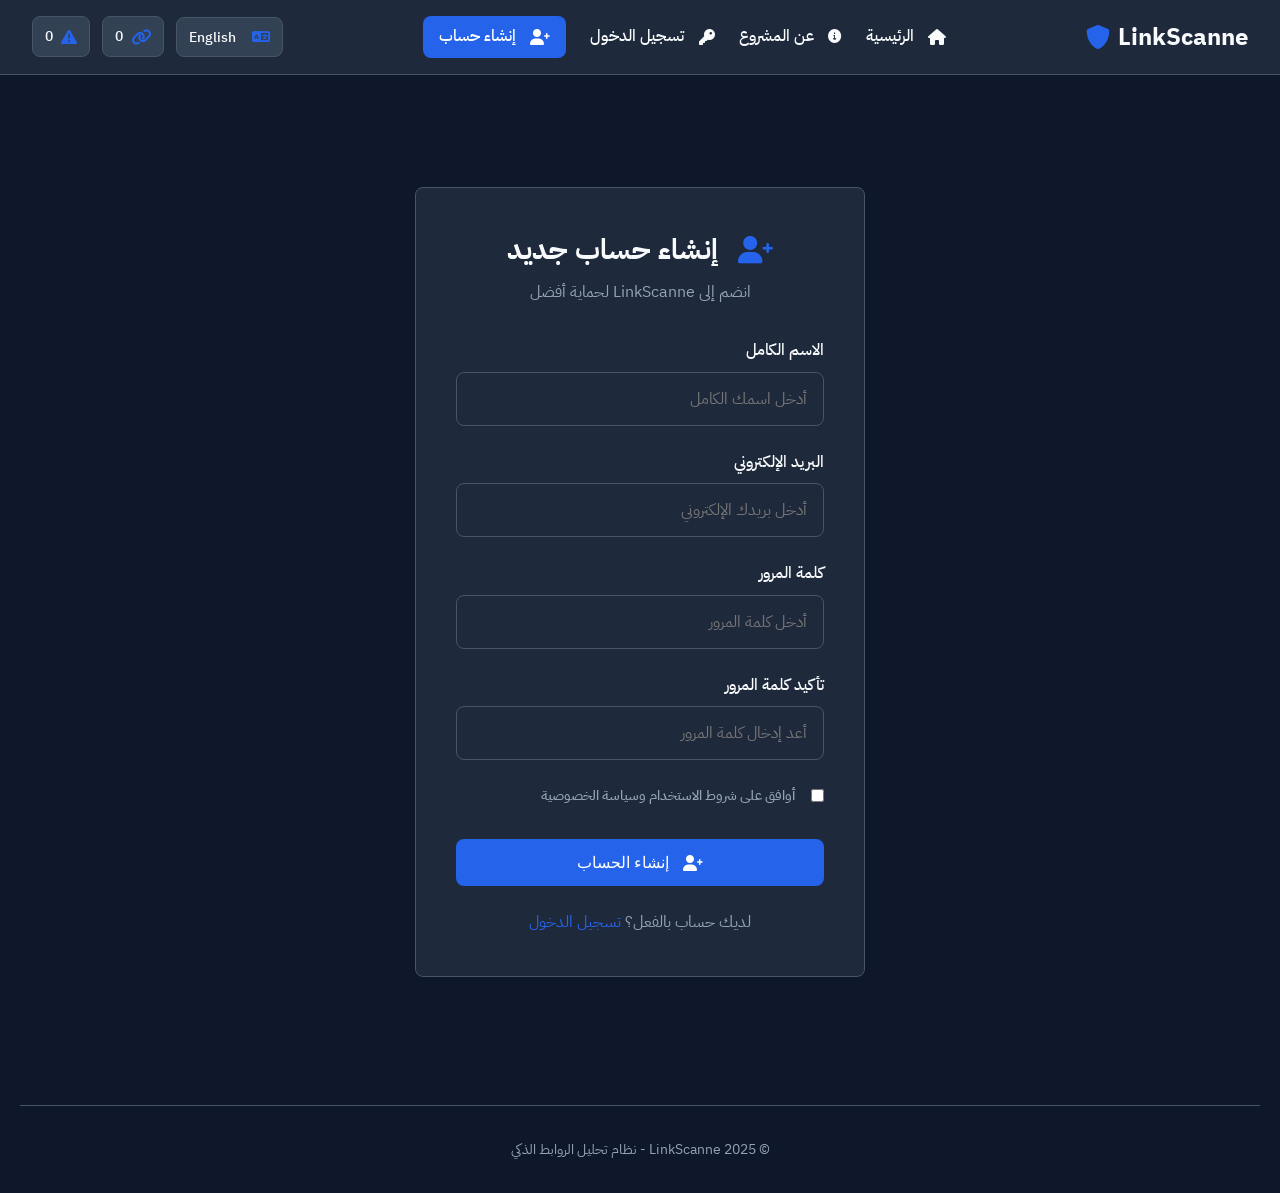
<file: public/register.html>
<!DOCTYPE html>
<html lang="ar" dir="rtl">
<head>
    <meta charset="UTF-8">
    <meta name="viewport" content="width=device-width, initial-scale=1.0">
    <title data-translate="page.title.register">إنشاء حساب - LinkScanne</title>
    <link rel="stylesheet" href="css/style.css">
    <link rel="stylesheet" href="https://cdnjs.cloudflare.com/ajax/libs/font-awesome/6.0.0/css/all.min.css">
</head>
<body>
    <header class="header">
        <div class="header-content">
            <div class="logo">
                <h1>LinkScanne</h1>
                <i class="fa fa-shield-alt"></i>
            </div>
            <nav class="header-nav">
                <ul class="nav-links">
                    <li><a href="index.html"><i class="fa fa-home"></i> <span data-translate="nav.home">الرئيسية</span></a></li>
                    <li><a href="about.html"><i class="fa fa-info-circle"></i> <span data-translate="nav.about">عن المشروع</span></a></li>
                    <li><a href="login.html"><i class="fa fa-key"></i> <span data-translate="nav.login">تسجيل الدخول</span></a></li>
                    <li><a href="register.html" class="btn-register"><i class="fa fa-user-plus"></i> <span data-translate="nav.register">إنشاء حساب</span></a></li>
                </ul>
            </nav>
            <div class="header-left">
                <button id="language-toggle" class="language-btn" onclick="toggleLanguage()">
                    <i class="fa fa-language"></i>
                    <span id="language-text">English</span>
                </button>
                <div class="icon-badge">
                    <i class="fa fa-link"></i>
                    <span>0</span>
                </div>
                <div class="icon-badge">
                    <i class="fa fa-exclamation-triangle"></i>
                    <span>0</span>
                </div>
            </div>
        </div>
    </header>

    <div class="container">
        <main class="main-content">
            <div class="auth-page">
                <div class="auth-container">
                    <div class="auth-card">
                        <div class="auth-header">
                            <h2><i class="fa fa-user-plus"></i> إنشاء حساب جديد</h2>
                            <p>انضم إلى LinkScanne لحماية أفضل</p>
                        </div>
                        <form class="auth-form" id="register-form">
                            <div class="form-group">
                                <label for="name">الاسم الكامل</label>
                                <input type="text" id="name" name="name" placeholder="أدخل اسمك الكامل" required>
                            </div>
                            <div class="form-group">
                                <label for="email">البريد الإلكتروني</label>
                                <input type="email" id="email" name="email" placeholder="أدخل بريدك الإلكتروني" required>
                            </div>
                            <div class="form-group">
                                <label for="password">كلمة المرور</label>
                                <input type="password" id="password" name="password" placeholder="أدخل كلمة المرور" required minlength="6">
                            </div>
                            <div class="form-group">
                                <label for="confirm-password">تأكيد كلمة المرور</label>
                                <input type="password" id="confirm-password" name="confirm-password" placeholder="أعد إدخال كلمة المرور" required>
                            </div>
                            <div class="form-options">
                                <label class="checkbox-label">
                                    <input type="checkbox" id="terms" required>
                                    <span class="checkmark"></span>
                                    أوافق على شروط الاستخدام وسياسة الخصوصية
                                </label>
                            </div>
                            <button type="submit" class="btn btn-primary btn-full"><i class="fa fa-user-plus"></i> إنشاء الحساب</button>
                        </form>
                        <div class="auth-footer">
                            <p>لديك حساب بالفعل؟ <a href="login.html">تسجيل الدخول</a></p>
                        </div>
                    </div>
                </div>
            </div>
        </main>
        <footer class="footer">
            <p>&copy; 2025 LinkScanne - نظام تحليل الروابط الذكي</p>
        </footer>
    </div>
    <script src="js/config.js"></script>
    <script>
    // تطبيق الاتجاه فوراً حسب اللغة المحفوظة
    (function() {
        var savedLang = localStorage.getItem('linkScanne_language');
        // إذا لم تكن هناك لغة محفوظة، استخدم العربية كافتراضية
        if (!savedLang || (savedLang !== 'ar' && savedLang !== 'en')) {
            savedLang = 'ar';
            localStorage.setItem('linkScanne_language', 'ar');
        }
        // تطبيق الاتجاه حسب اللغة
        var dir = savedLang === 'ar' ? 'rtl' : 'ltr';
        document.documentElement.setAttribute('dir', dir);
        document.documentElement.setAttribute('lang', savedLang);
        if (document.body) {
            document.body.setAttribute('dir', dir);
            document.body.setAttribute('lang', savedLang);
        }
        // تطبيق CSS للاتجاه أيضاً
        document.documentElement.style.direction = dir;
        if (document.body) {
            document.body.style.direction = dir;
        }
    })();
    </script>
    <script src="js/translations.js"></script>
    <script>
    function toggleLanguage() {
        var current = currentLang();
        var newLang = current === 'ar' ? 'en' : 'ar';
        
        // تغيير اللغة - هذا سيحفظها في localStorage ويطبقها
        if (typeof setLanguage === 'function') {
            setLanguage(newLang);
        } else {
            // Fallback إذا لم تكن الدالة متاحة
            currentLang = newLang;
            localStorage.setItem('linkScanne_language', newLang);
            if (typeof applyLanguage === 'function') {
                applyLanguage();
            }
        }
        
        // تحديث زر اللغة فوراً
        updateLanguageButton();
        
        // إعادة تطبيق الترجمة بشكل كامل
        setTimeout(function() {
            if (typeof applyLanguage === 'function') {
                applyLanguage();
            }
            updateLanguageButton();
        }, 100);
    }
    
    function updateLanguageButton() {
        var btn = document.getElementById('language-text');
        if (btn) {
            btn.textContent = translate('nav.language');
        }
    }
    
    document.addEventListener('DOMContentLoaded', function() {
        applyLanguage();
        updateLanguageButton();
    });
    </script>
    <script>
    // إذا كان المستخدم مسجل بالفعل (محفوظ محلياً)، لا تبقى في صفحة التسجيل
    (function () {
        try {
            var u = localStorage.getItem('currentUser');
            if (u) {
                window.location.replace('index.html');
            }
        } catch (e) {}
    })();

    document.getElementById('register-form').addEventListener('submit', function (e) {
        e.preventDefault();
        var name = document.getElementById('name').value;
        var email = document.getElementById('email').value;
        var password = document.getElementById('password').value;
        var confirmPassword = document.getElementById('confirm-password').value;
        if (password !== confirmPassword) {
            var d = document.createElement('div');
            d.className = 'error-message';
            d.textContent = 'كلمة المرور غير متطابقة';
            document.getElementById('register-form').insertBefore(d, document.getElementById('register-form').firstChild);
            setTimeout(function(){ d.remove(); }, 5000);
            return;
        }
        if (password.length < 6) {
            var d = document.createElement('div');
            d.className = 'error-message';
            d.textContent = 'كلمة المرور يجب أن تكون 6 أحرف على الأقل';
            document.getElementById('register-form').insertBefore(d, document.getElementById('register-form').firstChild);
            setTimeout(function(){ d.remove(); }, 5000);
            return;
        }
        var submitBtn = this.querySelector('button[type="submit"]');
        var txt = submitBtn.innerHTML;
        submitBtn.disabled = true;
        submitBtn.innerHTML = '<i class="fa fa-spinner fa-spin"></i> جاري إنشاء الحساب...';
        var API = (typeof API_BASE !== 'undefined') ? API_BASE : 'http://127.0.0.1:5000';
        fetch(API + '/api/auth/register', { 
            method: 'POST', 
            headers: { 'Content-Type': 'application/json' }, 
            credentials: 'include',
            body: JSON.stringify({ name: name, email: email, password: password }) 
        })
        .then(function(r) {
            return r.json().catch(function () { return { error: 'رد غير صالح من الخادم' }; });
        })
        .then(function(result) {
            if (result.user) {
                localStorage.setItem('currentUser', JSON.stringify(result.user));
                var n = document.createElement('div');
                n.className = 'notification success';
                n.textContent = 'تم إنشاء الحساب بنجاح';
                document.body.appendChild(n);
                setTimeout(function(){
                    try { n.remove(); } catch (e) {}
                    window.location.replace('index.html');
                }, 800);
                setTimeout(function () { window.location.replace('index.html'); }, 2000);
            } else {
                var d = document.createElement('div');
                d.className = 'error-message';
                d.textContent = result.error || 'فشل في إنشاء الحساب';
                document.getElementById('register-form').insertBefore(d, document.getElementById('register-form').firstChild);
                setTimeout(function(){ d.remove(); }, 5000);
            }
        })
        .catch(function() {
            var d = document.createElement('div');
            d.className = 'error-message';
            d.textContent = 'خطأ في الاتصال بالخادم';
            document.getElementById('register-form').insertBefore(d, document.getElementById('register-form').firstChild);
            setTimeout(function(){ d.remove(); }, 5000);
        })
        .finally(function() {
            submitBtn.disabled = false;
            submitBtn.innerHTML = txt;
        });
    });
    </script>
</body>
</html>
</file>
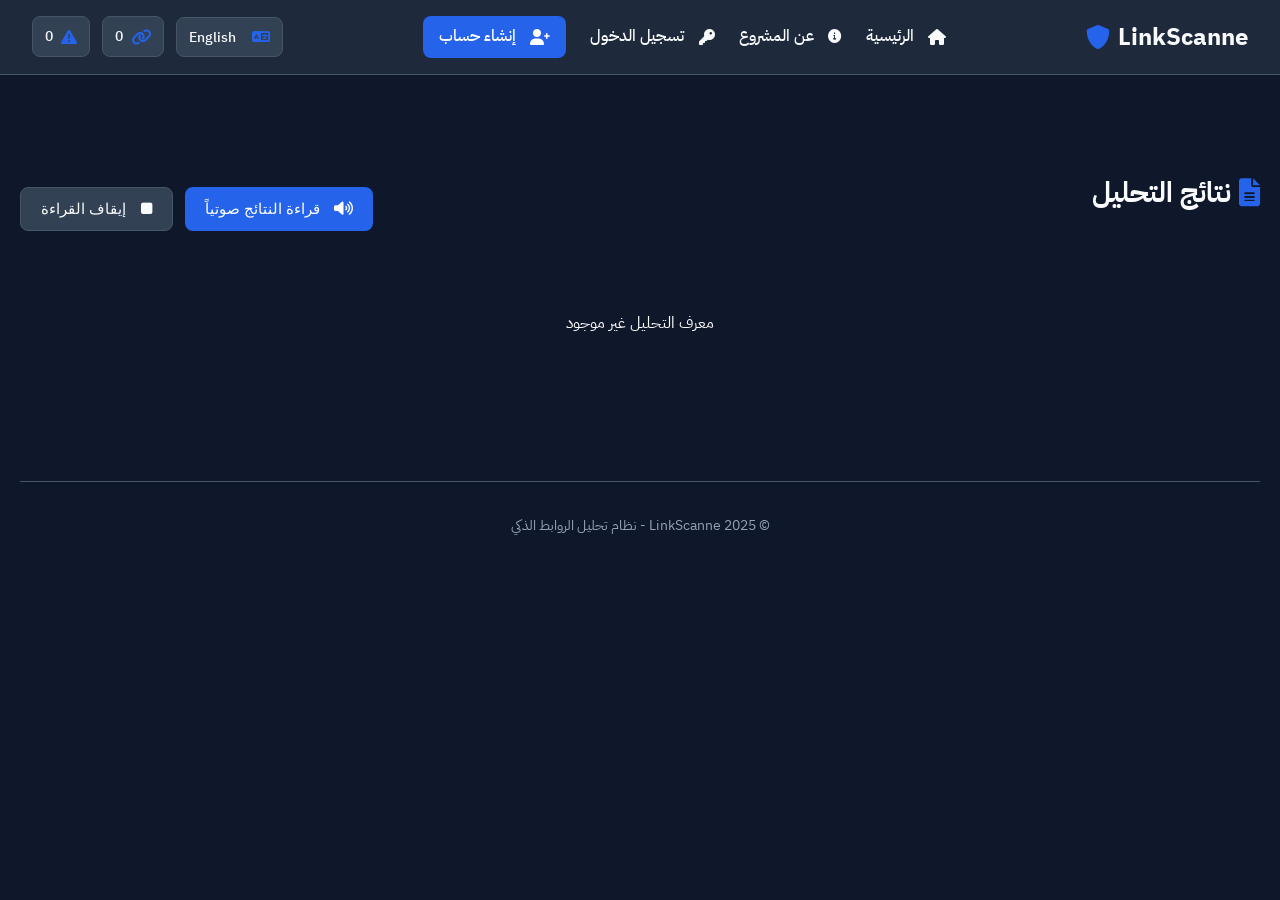
<file: public/result.html>
<!DOCTYPE html>
<html lang="ar" dir="rtl">
<head>
    <meta charset="UTF-8">
    <meta name="viewport" content="width=device-width, initial-scale=1.0">
    <title data-translate="page.title.result">نتائج التحليل - LinkScanne</title>
    <link rel="stylesheet" href="css/style.css">
    <link rel="stylesheet" href="css/result-enhancements.css">
    <link rel="stylesheet" href="https://cdnjs.cloudflare.com/ajax/libs/font-awesome/6.0.0/css/all.min.css">
</head>
<body>
    <header class="header">
        <div class="header-content">
            <div class="logo">
                <h1>LinkScanne</h1>
                <i class="fa fa-shield-alt"></i>
            </div>
            <nav class="header-nav">
                <ul class="nav-links">
                    <li><a href="index.html"><i class="fa fa-home"></i> <span data-translate="nav.home">الرئيسية</span></a></li>
                    <li><a href="about.html"><i class="fa fa-info-circle"></i> <span data-translate="nav.about">عن المشروع</span></a></li>
                    <li><a href="login.html"><i class="fa fa-key"></i> <span data-translate="nav.login">تسجيل الدخول</span></a></li>
                    <li><a href="register.html" class="btn-register"><i class="fa fa-user-plus"></i> <span data-translate="nav.register">إنشاء حساب</span></a></li>
                </ul>
            </nav>
            <div class="header-left">
                <button id="language-toggle" class="language-btn" onclick="toggleLanguage()">
                    <i class="fa fa-language"></i>
                    <span id="language-text">العربية</span>
                </button>
                <div class="icon-badge">
                    <i class="fa fa-link"></i>
                    <span>0</span>
                </div>
                <div class="icon-badge">
                    <i class="fa fa-exclamation-triangle"></i>
                    <span>0</span>
                </div>
            </div>
        </div>
    </header>

    <div class="container">
        <main class="main-content">
            <div class="results-page">
                <div class="results-header-section">
                    <h2><i class="fa fa-file-alt"></i> <span data-translate="results.title">نتائج التحليل</span></h2>
                    <div class="results-actions">
                        <button id="speak-results-btn" class="btn btn-primary btn-icon">
                            <i class="fa fa-volume-up"></i> <span data-translate="results.speak">قراءة النتائج صوتياً</span>
                        </button>
                        <button id="stop-speak-btn" class="btn btn-secondary btn-icon">
                            <i class="fa fa-stop"></i> <span data-translate="results.stop">إيقاف القراءة</span>
                        </button>
                    </div>
                </div>
                
                <div id="loading-msg" class="loading-message" data-translate="error.loading">
                    <div class="loading-spinner"></div>
                    <p>جاري تحميل النتائج...</p>
                </div>
                
                <div id="result-content" style="display: none;">
                    <!-- معلومات الرابط المحلل -->
                    <div class="url-info-card">
                        <div class="url-info-header">
                            <i class="fa fa-link"></i>
                            <span data-translate="main.history.url">الرابط</span>
                        </div>
                        <div class="url-info-content">
                            <a href="#" id="analyzed-url" target="_blank" class="analyzed-url-link"></a>
                            <button class="copy-url-btn" onclick="copyUrl()" title="نسخ الرابط">
                                <i class="fa fa-copy"></i>
                            </button>
                        </div>
                    </div>
                    
                    <!-- بطاقات الملخص -->
                    <div class="summary-cards">
                        <div class="summary-card card-primary">
                            <div class="card-icon">
                                <i class="fa fa-shield-alt"></i>
                            </div>
                            <div class="card-content">
                                <h4 data-translate="results.final.classification">التصنيف النهائي</h4>
                                <div class="value" id="final-classification"></div>
                            </div>
                        </div>
                        <div class="summary-card card-score">
                            <div class="card-icon">
                                <i class="fa fa-chart-line"></i>
                            </div>
                            <div class="card-content">
                                <h4 data-translate="results.final.score">النتيجة النهائية</h4>
                                <div class="value" id="final-score"></div>
                            </div>
                        </div>
                        <div class="summary-card card-ml">
                            <div class="card-icon">
                                <i class="fa fa-brain"></i>
                            </div>
                            <div class="card-content">
                                <h4 data-translate="results.ml.status">التحليل الآلي</h4>
                                <div class="value" id="ml-status"></div>
                            </div>
                        </div>
                        <div class="summary-card card-dynamic">
                            <div class="card-icon">
                                <i class="fa fa-play-circle"></i>
                            </div>
                            <div class="card-content">
                                <h4 data-translate="results.dynamic.score">التحليل الديناميكي</h4>
                                <div class="value" id="dynamic-score"></div>
                            </div>
                        </div>
                    </div>

                    <div class="analysis-panel">
                        <div class="panel-header" onclick="togglePanel(this)">
                            <div class="panel-title">
                                <i class="fa fa-brain"></i>
                                <h3><span data-translate="results.ml.title">تحليل التعلم الآلي</span></h3>
                            </div>
                            <i class="fa fa-chevron-down toggle-icon"></i>
                        </div>
                        <div class="panel-content active" id="ml-panel">
                            <div class="panel-grid">
                                <div class="info-item">
                                    <div class="info-label">
                                        <i class="fa fa-tag"></i>
                                        <span data-translate="results.ml.classification">التصنيف</span>
                                    </div>
                                    <div class="info-value" id="ml-classification"></div>
                                </div>
                                <div class="info-item">
                                    <div class="info-label">
                                        <i class="fa fa-check-circle"></i>
                                        <span data-translate="results.ml.confidence">الثقة</span>
                                    </div>
                                    <div class="info-value confidence-value" id="ml-confidence"></div>
                                </div>
                            </div>
                            <div class="probabilities-section">
                                <h5><i class="fa fa-percentage"></i> <span data-translate="results.ml.probabilities">الاحتمالات</span></h5>
                                <div class="probabilities-grid">
                                    <div class="probability-card prob-safe">
                                        <div class="prob-label">
                                            <i class="fa fa-check-circle"></i>
                                            <span data-translate="results.ml.safe">سليم</span>
                                        </div>
                                        <div class="prob-value" id="ml-safe-prob"></div>
                                    </div>
                                    <div class="probability-card prob-suspicious">
                                        <div class="prob-label">
                                            <i class="fa fa-exclamation-triangle"></i>
                                            <span data-translate="results.ml.suspicious">مشبوه</span>
                                        </div>
                                        <div class="prob-value" id="ml-suspicious-prob"></div>
                                    </div>
                                    <div class="probability-card prob-malicious">
                                        <div class="prob-label">
                                            <i class="fa fa-times-circle"></i>
                                            <span data-translate="results.ml.malicious">خبيث</span>
                                        </div>
                                        <div class="prob-value" id="ml-malicious-prob"></div>
                                    </div>
                                </div>
                            </div>
                        </div>
                    </div>

                    <div class="analysis-panel">
                        <div class="panel-header" onclick="togglePanel(this)">
                            <div class="panel-title">
                                <i class="fa fa-play-circle"></i>
                                <h3><span data-translate="results.dynamic.title">التحليل الديناميكي</span></h3>
                            </div>
                            <i class="fa fa-chevron-down toggle-icon"></i>
                        </div>
                        <div class="panel-content active" id="dynamic-panel">
                            <div class="info-note">
                                <i class="fa fa-info-circle"></i>
                                <span data-translate="results.sandbox.note"><strong>ملاحظة:</strong> التحليل الديناميكي في هذا المشروع (مشروع التخرج) يعتمد على محاكاة Sandbox وليس تنفيذ فعلي للكود</span>
                            </div>
                            <div class="panel-grid">
                                <div class="info-item">
                                    <div class="info-label">
                                        <i class="fa fa-chart-bar"></i>
                                        <span data-translate="results.dynamic.result">النتيجة</span>
                                    </div>
                                    <div class="info-value" id="dynamic-result"></div>
                                </div>
                                <div class="info-item">
                                    <div class="info-label">
                                        <i class="fa fa-exclamation-triangle"></i>
                                        <span data-translate="results.dynamic.suspicious">المؤشرات المشبوهة</span>
                                    </div>
                                    <div class="info-value suspicious-count" id="dynamic-suspicious"></div>
                                </div>
                                <div class="info-item">
                                    <div class="info-label">
                                        <i class="fa fa-list"></i>
                                        <span data-translate="results.dynamic.total">إجمالي المؤشرات</span>
                                    </div>
                                    <div class="info-value" id="dynamic-total"></div>
                                </div>
                            </div>
                            <div class="events-section">
                                <h5><i class="fa fa-history"></i> <span data-translate="results.dynamic.events">الأحداث المكتشفة</span></h5>
                                <div class="events-grid">
                                    <div class="event-item">
                                        <i class="fa fa-download"></i>
                                        <div class="event-content">
                                            <span class="event-label" data-translate="results.dynamic.downloads">التحميلات</span>
                                            <span class="event-value" id="dynamic-downloads">0</span>
                                        </div>
                                    </div>
                                    <div class="event-item">
                                        <i class="fa fa-file-alt"></i>
                                        <div class="event-content">
                                            <span class="event-label" data-translate="results.dynamic.forms">النماذج</span>
                                            <span class="event-value" id="dynamic-forms">0</span>
                                        </div>
                                    </div>
                                    <div class="event-item">
                                        <i class="fa fa-redo"></i>
                                        <div class="event-content">
                                            <span class="event-label" data-translate="results.dynamic.redirects">إعادة التوجيه</span>
                                            <span class="event-value" id="dynamic-redirects">0</span>
                                        </div>
                                    </div>
                                    <div class="event-item">
                                        <i class="fa fa-code"></i>
                                        <div class="event-content">
                                            <span class="event-label" data-translate="results.dynamic.js">JavaScript مشبوه</span>
                                            <span class="event-value" id="dynamic-js">0</span>
                                        </div>
                                    </div>
                                    <div class="event-item">
                                        <i class="fa fa-cookie"></i>
                                        <div class="event-content">
                                            <span class="event-label" data-translate="results.dynamic.cookies">الكوكيز</span>
                                            <span class="event-value" id="dynamic-cookies">0</span>
                                        </div>
                                    </div>
                                </div>
                            </div>
                        </div>
                    </div>

                    <div class="analysis-panel">
                        <div class="panel-header" onclick="togglePanel(this)">
                            <div class="panel-title">
                                <i class="fa fa-shield-alt"></i>
                                <h3><span data-translate="results.vt.title">تحليل VirusTotal</span></h3>
                            </div>
                            <i class="fa fa-chevron-down toggle-icon"></i>
                        </div>
                        <div class="panel-content active" id="vt-panel">
                            <div class="panel-grid">
                                <div class="info-item">
                                    <div class="info-label">
                                        <i class="fa fa-chart-line"></i>
                                        <span data-translate="results.vt.result">النتيجة</span>
                                    </div>
                                    <div class="info-value" id="vt-result"></div>
                                </div>
                                <div class="info-item">
                                    <div class="info-label">
                                        <i class="fa fa-bug"></i>
                                        <span data-translate="results.vt.malicious">المحركات الخبيثة</span>
                                    </div>
                                    <div class="info-value malicious-count" id="vt-malicious"></div>
                                </div>
                                <div class="info-item">
                                    <div class="info-label">
                                        <i class="fa fa-info-circle"></i>
                                        <span data-translate="results.vt.status">الحالة</span>
                                    </div>
                                    <div class="info-value" id="vt-status"></div>
                                </div>
                                <div class="info-item full-width">
                                    <div class="info-label">
                                        <i class="fa fa-comment"></i>
                                        <span data-translate="results.vt.message">الرسالة</span>
                                    </div>
                                    <div class="info-value" id="vt-message"></div>
                                </div>
                            </div>
                            <div class="vt-report-link-container">
                                <a href="#" id="vt-report-link" target="_blank" class="btn btn-outline">
                                    <i class="fa fa-external-link-alt"></i>
                                    <span data-translate="results.vt.report">عرض التقرير الكامل</span>
                                </a>
                            </div>
                        </div>
                    </div>

                    <div class="analysis-panel">
                        <div class="panel-header" onclick="togglePanel(this)">
                            <div class="panel-title">
                                <i class="fa fa-cog"></i>
                                <h3><span data-translate="results.heuristic.title">التحليل الاستدلالي</span></h3>
                            </div>
                            <i class="fa fa-chevron-down toggle-icon"></i>
                        </div>
                        <div class="panel-content active" id="heuristic-panel">
                            <div class="panel-grid">
                                <div class="info-item">
                                    <div class="info-label">
                                        <i class="fa fa-chart-pie"></i>
                                        <span data-translate="results.heuristic.result">النتيجة</span>
                                    </div>
                                    <div class="info-value" id="heuristic-result"></div>
                                </div>
                            </div>
                            <div class="heuristic-desc">
                                <i class="fa fa-info-circle"></i>
                                <p data-translate="results.heuristic.desc">يتم تحليل الرابط بناءً على الأنماط المشبوهة المعروفة</p>
                            </div>
                        </div>
                    </div>

                    <div class="analysis-panel">
                        <div class="panel-header" onclick="togglePanel(this)">
                            <div class="panel-title">
                                <i class="fa fa-balance-scale"></i>
                                <h3><span data-translate="results.weights.title">الأوزان المستخدمة</span></h3>
                            </div>
                            <i class="fa fa-chevron-down toggle-icon"></i>
                        </div>
                        <div class="panel-content active" id="weights-panel">
                            <div class="weights-grid">
                                <div class="weight-item">
                                    <div class="weight-icon">
                                        <i class="fa fa-brain"></i>
                                    </div>
                                    <div class="weight-content">
                                        <span class="weight-label" data-translate="results.weights.ml">التعلم الآلي</span>
                                        <span class="weight-value" id="weight-ml"></span>
                                    </div>
                                </div>
                                <div class="weight-item">
                                    <div class="weight-icon">
                                        <i class="fa fa-play-circle"></i>
                                    </div>
                                    <div class="weight-content">
                                        <span class="weight-label" data-translate="results.weights.dynamic">التحليل الديناميكي</span>
                                        <span class="weight-value" id="weight-dynamic"></span>
                                    </div>
                                </div>
                                <div class="weight-item">
                                    <div class="weight-icon">
                                        <i class="fa fa-shield-alt"></i>
                                    </div>
                                    <div class="weight-content">
                                        <span class="weight-label" data-translate="results.weights.vt">VirusTotal</span>
                                        <span class="weight-value" id="weight-vt"></span>
                                    </div>
                                </div>
                                <div class="weight-item">
                                    <div class="weight-icon">
                                        <i class="fa fa-cog"></i>
                                    </div>
                                    <div class="weight-content">
                                        <span class="weight-label" data-translate="results.weights.heuristic">الاستدلالي</span>
                                        <span class="weight-value" id="weight-heuristic"></span>
                                    </div>
                                </div>
                            </div>
                        </div>
                    </div>
                </div>
                <div id="error-msg" style="display: none; padding: 2rem; color: var(--danger-red); text-align: center;"></div>
            </div>
        </main>
        <footer class="footer">
            <p data-translate="footer.text">&copy; 2025 LinkScanne - نظام تحليل الروابط الذكي</p>
        </footer>
    </div>
    <script src="js/config.js"></script>
    <script>
    // تطبيق الاتجاه فوراً حسب اللغة المحفوظة
    (function() {
        var savedLang = localStorage.getItem('linkScanne_language');
        // إذا لم تكن هناك لغة محفوظة، استخدم العربية كافتراضية
        if (!savedLang || (savedLang !== 'ar' && savedLang !== 'en')) {
            savedLang = 'ar';
            localStorage.setItem('linkScanne_language', 'ar');
        }
        // تطبيق الاتجاه حسب اللغة
        var dir = savedLang === 'ar' ? 'rtl' : 'ltr';
        document.documentElement.setAttribute('dir', dir);
        document.documentElement.setAttribute('lang', savedLang);
        if (document.body) {
            document.body.setAttribute('dir', dir);
            document.body.setAttribute('lang', savedLang);
        }
        // تطبيق CSS للاتجاه أيضاً
        document.documentElement.style.direction = dir;
        if (document.body) {
            document.body.style.direction = dir;
        }
    })();
    </script>
    <script src="js/translations.js"></script>
    <script src="js/accessibility.js"></script>
    <script>
    function toggleLanguage() {
        var current = 'ar';
        if (typeof currentLang !== 'undefined') {
            if (typeof currentLang === 'function') {
                current = currentLang() || 'ar';
            } else {
                current = currentLang || 'ar';
            }
        }
        var newLang = current === 'ar' ? 'en' : 'ar';
        
        // تغيير اللغة
        setLanguage(newLang);
        
        // تحديث زر اللغة فوراً
        updateLanguageButton();
        
        // إعادة تطبيق الترجمة بشكل كامل
        setTimeout(function() {
            if (typeof applyLanguage === 'function') {
                applyLanguage();
            }
            updateLanguageButton();
            
            // إعادة تطبيق الترجمة على النتائج المعروضة
            var params = new URLSearchParams(window.location.search);
            var id = params.get('id');
            if (id && !id.startsWith('temp_')) {
                // إعادة تحميل البيانات من API وتطبيق الترجمة
                var API = (typeof API_BASE !== 'undefined') ? API_BASE : 'http://127.0.0.1:5000';
                fetch(API + '/api/analysis/' + id)
                    .then(function(r) { return r.json(); })
                    .then(function(data) {
                        if (data && !data.error && typeof processResultData === 'function') {
                            processResultData(data);
                        }
                    })
                    .catch(function() {
                        // تجاهل الأخطاء
                    });
            }
        }, 50);
    }
    
    function updateLanguageButton() {
        var btn = document.getElementById('language-text');
        if (btn) {
            btn.textContent = translate('nav.language');
        }
    }
    
    document.addEventListener('DOMContentLoaded', function() {
        // تطبيق الترجمة عند تحميل الصفحة
        setTimeout(function() {
            if (typeof applyLanguage === 'function') {
                applyLanguage();
            }
            updateLanguageButton();
        }, 100);
    });
    
    // تطبيق الترجمة فوراً إذا كانت الصفحة محملة بالفعل
    if (document.readyState === 'complete' || document.readyState === 'interactive') {
        setTimeout(function() {
            if (typeof applyLanguage === 'function') {
                applyLanguage();
            }
            updateLanguageButton();
        }, 50);
    }
    </script>
    <script>
    function togglePanel(header) {
        var panel = header.nextElementSibling;
        var icon = header.querySelector('.toggle-icon');
        var isActive = panel.classList.contains('active');
        if (isActive) {
            panel.classList.remove('active');
            header.classList.remove('active');
            if (icon) {
                icon.classList.remove('fa-chevron-up');
                icon.classList.add('fa-chevron-down');
            }
        } else {
            panel.classList.add('active');
            header.classList.add('active');
            if (icon) {
                icon.classList.remove('fa-chevron-down');
                icon.classList.add('fa-chevron-up');
            }
        }
    }
    
    function copyUrl() {
        var urlElement = document.getElementById('analyzed-url');
        if (urlElement && urlElement.href) {
            navigator.clipboard.writeText(urlElement.href).then(function() {
                var btn = event.target.closest('.copy-url-btn');
                if (btn) {
                    var originalHTML = btn.innerHTML;
                    btn.innerHTML = '<i class="fa fa-check"></i>';
                    btn.style.color = 'var(--success-green)';
                    setTimeout(function() {
                        btn.innerHTML = originalHTML;
                        btn.style.color = '';
                    }, 2000);
                }
            }).catch(function() {
                alert('فشل في نسخ الرابط');
            });
        }
    }

    function getLabel(label) {
        if (typeof translate !== 'undefined') {
            if (label === 'safe') return translate('label.safe');
            if (label === 'suspicious') return translate('label.suspicious');
            if (label === 'malicious') return translate('label.malicious');
            return translate('label.error');
        }
        if (label === 'safe') return 'سليم';
        if (label === 'suspicious') return 'مشبوه';
        if (label === 'malicious') return 'خبيث';
        return label || 'خطأ';
    }

    (function(){
        var API = (typeof API_BASE !== 'undefined') ? API_BASE : 'http://127.0.0.1:5000';
        var params = new URLSearchParams(window.location.search);
        var id = params.get('id');
        var loading = document.getElementById('loading-msg');
        var content = document.getElementById('result-content');
        var errEl = document.getElementById('error-msg');

        if (!id) {
            loading.style.display = 'none';
            errEl.style.display = 'block';
            errEl.textContent = 'معرف التحليل غير موجود';
            return;
        }

        // التحقق من temp ID في sessionStorage
        var tempData = null;
        if (id && id.startsWith('temp_')) {
            var tempKey = 'temp_analysis_' + id;
            var stored = sessionStorage.getItem(tempKey);
            if (stored) {
                try {
                    tempData = JSON.parse(stored);
                    sessionStorage.removeItem(tempKey); // حذف بعد الاستخدام
                } catch(e) {
                    console.error('Error parsing temp data:', e);
                }
            }
        }
        
        if (tempData) {
            // استخدام البيانات المؤقتة
            processResultData(tempData);
        } else {
            // جلب البيانات من API
            fetch(API + '/api/analysis/' + id)
            .then(function(r) { return r.json(); })
            .then(function(data) {
                processResultData(data);
            })
            .catch(function() {
                loading.style.display = 'none';
                errEl.style.display = 'block';
                var lang = 'ar';
                if (typeof currentLang !== 'undefined') {
                    if (typeof currentLang === 'function') {
                        lang = currentLang() || 'ar';
                    } else {
                        lang = currentLang || 'ar';
                    }
                }
                errEl.textContent = lang === 'ar' ? 'فشل في تحميل النتائج' : 'Failed to load results';
            });
        }
        
        function processResultData(data) {
            loading.style.display = 'none';
            if (data.error) {
                errEl.style.display = 'block';
                errEl.textContent = data.error;
                return;
            }
            content.style.display = 'block';
            
            // عرض الرابط المحلل
            var urlElement = document.getElementById('analyzed-url');
            if (urlElement && data.url) {
                urlElement.textContent = data.url;
                urlElement.href = data.url;
            }

            var finalLabel = data.final_label || 'error';
            var finalScore = ((data.final_score || 0) * 100).toFixed(1);
            var finalScoreDisplay = finalScore + '%';
            if (finalScore < 0) finalScoreDisplay = finalScore + '%';

            var finalClass = 'value';
            if (finalLabel === 'safe') finalClass += ' safe';
            else if (finalLabel === 'suspicious') finalClass += ' suspicious';
            else if (finalLabel === 'malicious') finalClass += ' malicious';
            else finalClass += ' error';
            
            document.getElementById('final-classification').textContent = getLabel(finalLabel);
            document.getElementById('final-classification').className = finalClass;
            document.getElementById('final-score').textContent = finalScoreDisplay;
            
            var lang = 'ar';
            if (typeof currentLang !== 'undefined') {
                if (typeof currentLang === 'function') {
                    lang = currentLang() || 'ar';
                } else {
                    lang = currentLang || 'ar';
                }
            }
            var errorText = lang === 'ar' ? 'خطأ' : 'Error';
            var mlStatus = data.ml_result && data.ml_result.label ? getLabel(data.ml_result.label) : errorText;
            var mlStatusClass = 'value';
            if (data.ml_result && data.ml_result.label === 'safe') mlStatusClass += ' safe';
            else if (data.ml_result && data.ml_result.label === 'suspicious') mlStatusClass += ' suspicious';
            else if (data.ml_result && data.ml_result.label === 'malicious') mlStatusClass += ' malicious';
            else mlStatusClass += ' error';
            
            document.getElementById('ml-status').textContent = mlStatus;
            document.getElementById('ml-status').className = mlStatusClass;
            document.getElementById('dynamic-score').textContent = ((data.dynamic_result && data.dynamic_result.dynamic_score ? data.dynamic_result.dynamic_score : 0) * 100).toFixed(1) + '%';

            if (data.ml_result) {
                document.getElementById('ml-classification').textContent = getLabel(data.ml_result.label || 'error');
                document.getElementById('ml-confidence').textContent = ((data.ml_result.confidence || 0) * 100).toFixed(1) + '%';
                var probs = data.ml_result.probabilities || {};
                document.getElementById('ml-safe-prob').textContent = ((probs.safe || 0) * 100).toFixed(1) + '%';
                document.getElementById('ml-suspicious-prob').textContent = ((probs.suspicious || 0) * 100).toFixed(1) + '%';
                document.getElementById('ml-malicious-prob').textContent = ((probs.malicious || 0) * 100).toFixed(1) + '%';
            } else {
                document.getElementById('ml-classification').textContent = errorText;
                document.getElementById('ml-confidence').textContent = '0.0%';
                document.getElementById('ml-safe-prob').textContent = '0.0%';
                document.getElementById('ml-suspicious-prob').textContent = '0.0%';
                document.getElementById('ml-malicious-prob').textContent = '0.0%';
            }

            if (data.dynamic_result) {
                var dynScore = (data.dynamic_result.dynamic_score || 0) * 100;
                document.getElementById('dynamic-result').textContent = dynScore.toFixed(1) + '%';
                var events = data.dynamic_result.events || {};
                document.getElementById('dynamic-suspicious').textContent = data.dynamic_result.suspicious_indicators || 0;
                document.getElementById('dynamic-total').textContent = data.dynamic_result.total_indicators || 0;
                document.getElementById('dynamic-downloads').textContent = Array.isArray(events.downloads) ? events.downloads.length : 0;
                document.getElementById('dynamic-forms').textContent = Array.isArray(events.form_submissions) ? events.form_submissions.length : 0;
                document.getElementById('dynamic-redirects').textContent = Array.isArray(events.redirects) ? events.redirects.length : 0;
                document.getElementById('dynamic-js').textContent = Array.isArray(events.suspicious_js) ? events.suspicious_js.length : 0;
                document.getElementById('dynamic-cookies').textContent = Array.isArray(events.cookies) ? events.cookies.length : 0;
            } else {
                document.getElementById('dynamic-result').textContent = '0.0%';
                document.getElementById('dynamic-suspicious').textContent = '0';
                document.getElementById('dynamic-total').textContent = '0';
                document.getElementById('dynamic-downloads').textContent = '0';
                document.getElementById('dynamic-forms').textContent = '0';
                document.getElementById('dynamic-redirects').textContent = '0';
                document.getElementById('dynamic-js').textContent = '0';
                document.getElementById('dynamic-cookies').textContent = '0';
            }

            if (data.vt_result) {
                var vtScore = (data.vt_result.vt_score || 0) * 100;
                document.getElementById('vt-result').textContent = vtScore.toFixed(1) + '%';
                var maliciousCount = data.vt_result.malicious_count || 0;
                var totalEngines = data.vt_result.total_engines || 98;
                document.getElementById('vt-malicious').textContent = maliciousCount + '/' + totalEngines;
                var vtStatus = data.vt_result.status || 'clean';
                var statusText = vtStatus === 'clean' ? (lang === 'ar' ? 'نظيف' : 'clean') : 
                                vtStatus === 'malicious' ? (lang === 'ar' ? 'خبيث' : 'malicious') : 
                                vtStatus === 'suspicious' ? (lang === 'ar' ? 'مشبوه' : 'suspicious') : 
                                (lang === 'ar' ? 'غير معروف' : 'unknown');
                document.getElementById('vt-status').textContent = statusText;
                if (vtStatus === 'clean') {
                    document.getElementById('vt-status').style.color = 'var(--success-green)';
                } else if (vtStatus === 'malicious' || vtStatus === 'suspicious') {
                    document.getElementById('vt-status').style.color = 'var(--danger)';
                } else {
                    document.getElementById('vt-status').style.color = 'var(--text-muted)';
                }
                var safeMsg = lang === 'ar' ? 'الرابط سليم' : 'Link is safe';
                document.getElementById('vt-message').textContent = data.vt_result.message || safeMsg;
                if (vtStatus === 'clean') {
                    document.getElementById('vt-message').style.color = 'var(--success-green)';
                } else {
                    document.getElementById('vt-message').style.color = 'var(--text)';
                }
                if (data.vt_result.report_url) {
                    document.getElementById('vt-report-link').href = data.vt_result.report_url;
                } else if (data.url) {
                    document.getElementById('vt-report-link').href = 'https://www.virustotal.com/gui/url/' + btoa(data.url).replace(/\+/g, '-').replace(/\//g, '_').replace(/=/g, '');
                }
            } else {
                document.getElementById('vt-result').textContent = '0.0%';
                document.getElementById('vt-malicious').textContent = '0/98';
                var lang = 'ar';
                if (typeof currentLang !== 'undefined') {
                    if (typeof currentLang === 'function') {
                        lang = currentLang() || 'ar';
                    } else {
                        lang = currentLang || 'ar';
                    }
                }
                var cleanText = lang === 'ar' ? 'نظيف' : 'clean';
                var safeMsg = lang === 'ar' ? 'الرابط سليم' : 'Link is safe';
                document.getElementById('vt-status').textContent = cleanText;
                document.getElementById('vt-status').style.color = 'var(--success-green)';
                document.getElementById('vt-message').textContent = safeMsg;
                document.getElementById('vt-message').style.color = 'var(--success-green)';
            }

            if (data.heuristic_score !== undefined) {
                var heuristicValue = (data.heuristic_score || 0) * 100;
                document.getElementById('heuristic-result').textContent = heuristicValue.toFixed(1) + '%';
                if (heuristicValue < 0) {
                    document.getElementById('heuristic-result').style.color = 'var(--success-green)';
                } else if (heuristicValue > 50) {
                    document.getElementById('heuristic-result').style.color = 'var(--danger)';
                } else {
                    document.getElementById('heuristic-result').style.color = '#f59e0b';
                }
            } else {
                document.getElementById('heuristic-result').textContent = '0.0%';
                document.getElementById('heuristic-result').style.color = 'var(--text-muted)';
            }

            if (data.weights) {
                document.getElementById('weight-ml').textContent = ((data.weights.ml || 0) * 100).toFixed(0) + '%';
                document.getElementById('weight-dynamic').textContent = ((data.weights.dynamic || 0) * 100).toFixed(0) + '%';
                document.getElementById('weight-vt').textContent = ((data.weights.virustotal || 0) * 100).toFixed(0) + '%';
                document.getElementById('weight-heuristic').textContent = ((data.weights.heuristic || 0) * 100).toFixed(0) + '%';
            }
            
            var speakBtn = document.getElementById('speak-results-btn');
            var stopBtn = document.getElementById('stop-speak-btn');
            
            if (speakBtn) {
                speakBtn.addEventListener('click', function() {
                    if (window.A11y && window.A11y.speakDetailedResults) {
                        window.A11y.speakDetailedResults(data);
                    }
                });
            }
            
            if (stopBtn) {
                stopBtn.addEventListener('click', function() {
                    if (window.A11y && window.A11y.stop) {
                        window.A11y.stop();
                    }
                });
            }
        }
    })();
    </script>
</body>
</html>
</file>
<file: public/css/style.css>
@import url('https://fonts.googleapis.com/css2?family=IBM+Plex+Sans+Arabic:wght@100;200;300;400;500;600;700&display=swap');

:root {
    --primary: #2563eb;
    --secondary: #1e40af;
    --success: #10b981;
    --warning: #f59e0b;
    --danger: #ef4444;
    --bg: #0f172a;
    --surface: #1e293b;
    --surface-light: #334155;
    --text: #f8fafc;
    --text-muted: #94a3b8;
    --border: #475569;
    --radius: 8px;
}

* {
    margin: 0;
    padding: 0;
    box-sizing: border-box;
}

body {
    font-family: 'IBM Plex Sans Arabic', system-ui, -apple-system, sans-serif;
    background: var(--bg);
    color: var(--text);
    line-height: 1.6;
    margin: 0;
    padding: 0;
    overflow-x: hidden;
}

html[dir="rtl"] body {
    direction: rtl;
    text-align: right;
}

html[dir="ltr"] body {
    direction: ltr;
    text-align: left;
}

/* RTL Rules - يجب أن تكون قبل القواعد الافتراضية */
html[dir="rtl"] .header-content {
    flex-direction: row;
}

html[dir="rtl"] .logo {
    order: 1;
}

html[dir="rtl"] .header-nav {
    order: 2;
}

html[dir="rtl"] .header-left {
    order: 3;
}

html[dir="rtl"] .nav-links {
    flex-direction: row;
}

html[dir="rtl"] .nav-links a {
    flex-direction: row;
}

html[dir="rtl"] .nav-links a i {
    margin-left: 0.4rem;
    margin-right: 0;
}

html[dir="rtl"] .icon-badge {
    flex-direction: row;
}

html[dir="rtl"] .language-btn {
    flex-direction: row;
}

html[dir="rtl"] .language-btn i {
    margin-left: 0.5rem;
    margin-right: 0;
}

html[dir="rtl"] .input-group {
    flex-direction: row;
}

html[dir="rtl"] .input-group input {
    text-align: right;
}

html[dir="rtl"] .input-group button {
    flex-direction: row;
}

html[dir="rtl"] .input-group button i {
    margin-left: 0.4rem;
    margin-right: 0;
}

html[dir="rtl"] .stats-grid,
html[dir="rtl"] .features-grid,
html[dir="rtl"] .tech-stack,
html[dir="rtl"] .security-features,
html[dir="rtl"] .goals,
html[dir="rtl"] .accessibility-section,
html[dir="rtl"] .info-grid {
    direction: rtl;
}

html[dir="rtl"] .summary-cards {
    direction: rtl;
}

html[dir="rtl"] .workflow-step {
    direction: rtl;
}

html[dir="rtl"] .workflow-step .step-number {
    margin-left: 1rem;
    margin-right: 0;
}

html[dir="rtl"] .workflow-step .step-content {
    text-align: right;
}

html[dir="rtl"] .panel-content,
html[dir="rtl"] .info-content,
html[dir="rtl"] .step-content {
    text-align: right;
}

html[dir="rtl"] .panel-content ul,
html[dir="rtl"] .info-content ul {
    padding-right: 1.5rem;
    padding-left: 0;
}

html[dir="rtl"] .important-info-card .info-header h3 {
    text-align: right;
}

html[dir="rtl"] .about-section>p,
html[dir="rtl"] .feature-card p,
html[dir="rtl"] .tech-category li,
html[dir="rtl"] .security-item p,
html[dir="rtl"] .goal-item p,
html[dir="rtl"] .accessibility-feature p {
    text-align: right;
}

html[dir="rtl"] .feature-card h3,
html[dir="rtl"] .info-content h4 {
    text-align: right;
}

html[dir="ltr"] .header-content {
    flex-direction: row-reverse;
}

html[dir="ltr"] .logo {
    order: 3;
}

html[dir="ltr"] .header-nav {
    order: 2;
}

html[dir="ltr"] .header-left {
    order: 1;
}

html[dir="ltr"] .nav-links {
    flex-direction: row-reverse;
}

html[dir="ltr"] .nav-links a {
    flex-direction: row-reverse;
}

html[dir="ltr"] .nav-links a i {
    margin-right: 0.4rem;
    margin-left: 0;
}

html[dir="ltr"] .icon-badge {
    flex-direction: row-reverse;
}

html[dir="ltr"] .language-btn {
    flex-direction: row-reverse;
}

html[dir="ltr"] .language-btn i {
    margin-right: 0.5rem;
    margin-left: 0;
}

html[dir="ltr"] .input-group {
    flex-direction: row-reverse;
}

html[dir="ltr"] .input-group input {
    text-align: left;
}

html[dir="ltr"] .input-group button {
    flex-direction: row-reverse;
}

html[dir="ltr"] .input-group button i {
    margin-right: 0.4rem;
    margin-left: 0;
}

html[dir="ltr"] .stats-grid,
html[dir="ltr"] .features-grid,
html[dir="ltr"] .tech-stack,
html[dir="ltr"] .security-features,
html[dir="ltr"] .goals,
html[dir="ltr"] .accessibility-section,
html[dir="ltr"] .info-grid {
    direction: ltr;
}

html[dir="ltr"] .summary-cards {
    direction: ltr;
}

html[dir="ltr"] .workflow-step {
    flex-direction: row-reverse;
}

html[dir="ltr"] .workflow-step .step-number {
    order: 2;
}

html[dir="ltr"] .workflow-step .step-content {
    order: 1;
    text-align: left;
}

html[dir="ltr"] .panel-content,
html[dir="ltr"] .info-content,
html[dir="ltr"] .step-content {
    text-align: left;
}

html[dir="ltr"] .panel-content ul,
html[dir="ltr"] .info-content ul {
    padding-left: 1.5rem;
    padding-right: 0;
}

html[dir="ltr"] .important-info-card .info-header h3 {
    text-align: left;
}

html[dir="ltr"] .about-section>p,
html[dir="ltr"] .feature-card p,
html[dir="ltr"] .tech-category li,
html[dir="ltr"] .security-item p,
html[dir="ltr"] .goal-item p,
html[dir="ltr"] .accessibility-feature p {
    text-align: left;
}

html[dir="ltr"] .feature-card h3,
html[dir="ltr"] .info-content h4 {
    text-align: left;
}

.container {
    max-width: 1400px;
    margin: 0 auto;
    padding: 0 20px;
    width: 100%;
}

/* Header Styles */
.header {
    background: var(--surface);
    border-bottom: 1px solid var(--border);
    padding: 1rem 0;
    margin-bottom: 2rem;
    width: 100%;
    position: relative;
    margin-left: 0;
    margin-right: 0;
}

.header-content {
    display: flex;
    justify-content: space-between;
    align-items: center;
    width: 100%;
    padding: 0 2rem;
    margin: 0;
    max-width: 100%;
    flex-direction: row;
    direction: rtl;
}

.header-left {
    display: flex;
    align-items: center;
    gap: 0.75rem;
    order: 3;
}

.logo {
    display: flex;
    align-items: center;
    gap: 0.5rem;
    order: 1;
}

.logo h1 {
    font-size: 1.5rem;
    font-weight: 700;
    color: var(--text);
}

.logo i {
    font-size: 1.5rem;
    color: var(--primary);
}

.icon-badge {
    display: inline-flex;
    align-items: center;
    justify-content: center;
    gap: 0.5rem;
    padding: 0.5rem 0.75rem;
    background: var(--surface-light);
    border-radius: var(--radius);
    font-size: 0.9rem;
    color: var(--text);
    font-weight: 500;
    border: 1px solid var(--border);
}

.icon-badge i {
    color: var(--primary);
    font-size: 1rem;
}

.icon-badge .fa-exclamation-triangle {
    color: var(--primary);
}

.language-btn {
    display: inline-flex;
    align-items: center;
    gap: 0.5rem;
    padding: 0.5rem 0.75rem;
    background: var(--surface-light);
    border: 1px solid var(--border);
    border-radius: var(--radius);
    color: var(--text);
    font-size: 0.9rem;
    font-weight: 500;
    cursor: pointer;
    transition: all 0.3s;
    font-family: inherit;
}

.language-btn:hover {
    background: var(--surface);
    border-color: var(--primary);
    color: var(--primary);
}

.language-btn i {
    color: var(--primary);
    margin: 0;
}

.header-nav {
    display: flex;
    align-items: center;
    flex: 1;
    justify-content: center;
    order: 2;
}

.nav-links {
    display: flex;
    gap: 1.5rem;
    list-style: none;
    align-items: center;
    margin: 0;
    padding: 0;
    flex-direction: row;
    direction: rtl;
}

.nav-links a {
    color: var(--text);
    text-decoration: none;
    font-weight: 500;
    display: flex;
    align-items: center;
    gap: 0.5rem;
    padding: 0.5rem 0;
    transition: color 0.3s;
}

.nav-links a:hover {
    color: var(--primary);
}

.nav-links a.active {
    color: var(--primary);
}

.nav-links .btn-register {
    background: var(--primary);
    color: #fff;
    padding: 0.5rem 1rem;
    border-radius: var(--radius);
}

.nav-links .btn-register:hover {
    background: var(--secondary);
    color: #fff;
}

/* Main Content */
.main-content {
    padding: 2rem 0;
}

/* Analysis Section */
.analysis-section {
    margin-bottom: 2.5rem;
}

.analysis-card {
    background: var(--surface);
    border: 1px solid var(--border);
    border-radius: var(--radius);
    padding: 1.5rem;
    transition: box-shadow 0.3s;
}

.analysis-card:hover {
    box-shadow: 0 4px 12px rgba(0, 0, 0, 0.2);
}

.analysis-card h2 {
    font-size: 1.25rem;
    margin-bottom: 1rem;
    display: flex;
    align-items: center;
    gap: 0.5rem;
    flex-direction: row;
    direction: rtl;
    text-align: right;
}

.analysis-card h2 i {
    margin-left: 0;
}

.analysis-form {
    width: 100%;
}

.input-group {
    display: flex;
    gap: 1rem;
    margin-bottom: 1rem;
    flex-direction: row;
    direction: rtl;
}

.input-group input {
    flex: 1;
    padding: 0.75rem 1rem;
    background: var(--surface-light);
    border: 1px solid var(--border);
    border-radius: var(--radius);
    color: var(--text);
    font-size: 1rem;
    text-align: right;
    direction: rtl;
}

.input-group input:focus {
    outline: none;
    border-color: var(--primary);
}

.input-group button {
    padding: 0.75rem 1.5rem;
    background: var(--primary);
    color: #fff;
    border: none;
    border-radius: var(--radius);
    font-size: 1rem;
    font-weight: 500;
    cursor: pointer;
    display: flex;
    align-items: center;
    gap: 0.5rem;
}

.input-group button:hover:not(:disabled) {
    background: var(--secondary);
}

.input-group button:disabled {
    opacity: 0.6;
    cursor: not-allowed;
}

.loading-indicator {
    text-align: center;
    padding: 2rem 0;
}

.loading-dots {
    display: flex;
    justify-content: center;
    gap: 0.5rem;
    margin-bottom: 1rem;
}

.loading-dots span {
    width: 12px;
    height: 12px;
    background: var(--primary);
    border-radius: 50%;
    animation: pulse 1.4s ease-in-out infinite;
}

.loading-dots span:nth-child(2) {
    animation-delay: 0.2s;
}

.loading-dots span:nth-child(3) {
    animation-delay: 0.4s;
}

.loading-dots span:nth-child(4) {
    animation-delay: 0.6s;
}

@keyframes pulse {

    0%,
    100% {
        opacity: 0.3;
        transform: scale(0.8);
    }

    50% {
        opacity: 1;
        transform: scale(1);
    }
}

.loading-indicator p {
    color: var(--text-muted);
    font-size: 1rem;
}

/* Stats Section */
.stats-section {
    margin-bottom: 2.5rem;
}

.stats-section h2 {
    font-size: 1.25rem;
    margin-bottom: 1rem;
    display: flex;
    align-items: center;
    gap: 0.5rem;
    flex-direction: row;
    direction: rtl;
    text-align: right;
}

.stats-section h2 i {
    margin-left: 0;
}

.stats-grid {
    display: grid;
    grid-template-columns: repeat(auto-fit, minmax(200px, 1fr));
    gap: 1.5rem;
    direction: rtl;
}

@media (min-width: 1200px) {
    .stats-grid {
        grid-template-columns: repeat(6, 1fr);
    }
}

@media (min-width: 768px) and (max-width: 1199px) {
    .stats-grid {
        grid-template-columns: repeat(3, 1fr);
    }
}

.stat-card {
    background: var(--surface);
    border: 1px solid var(--border);
    border-radius: var(--radius);
    padding: 1.25rem;
    text-align: center;
    transition: transform 0.2s, box-shadow 0.2s;
}

.stat-card:hover {
    transform: translateY(-2px);
    box-shadow: 0 4px 12px rgba(0, 0, 0, 0.2);
}

.stat-value {
    font-size: 2rem;
    font-weight: 700;
    color: var(--primary);
    margin-bottom: 0.25rem;
}

.stat-value.stat-success {
    color: var(--success);
}

.stat-value.stat-warning {
    color: var(--warning);
}

.stat-value.stat-danger {
    color: var(--danger);
}

.stat-label {
    font-size: 0.85rem;
    color: var(--text-muted);
}

/* Alerts Section */
.alerts-section {
    margin-bottom: 2.5rem;
}

.alerts-section h2 {
    font-size: 1.25rem;
    margin-bottom: 1rem;
    display: flex;
    align-items: center;
    gap: 0.5rem;
}

.alerts-section h2 i {
    margin-left: 0;
}

.alerts-content {
    background: var(--surface);
    border: 1px solid var(--border);
    border-radius: var(--radius);
    padding: 1.5rem;
    min-height: 80px;
}

.alerts-empty {
    text-align: center;
    color: var(--text-muted);
    font-size: 1rem;
}

.alert-item {
    padding: 0.5rem 0;
    border-bottom: 1px solid var(--border);
}

.alert-item:last-child {
    border-bottom: none;
}

/* Results Section */
.results-overlay {
    position: fixed;
    top: 0;
    left: 0;
    right: 0;
    bottom: 0;
    background: rgba(0, 0, 0, 0.85);
    backdrop-filter: blur(10px);
    -webkit-backdrop-filter: blur(10px);
    display: flex;
    align-items: center;
    justify-content: center;
    z-index: 10000;
    padding: 2rem;
}

.results-modal {
    background: var(--surface);
    border: 1px solid var(--border);
    border-radius: var(--radius);
    padding: 2rem;
    max-width: 800px;
    width: 100%;
    max-height: 90vh;
    overflow-y: auto;
    box-shadow: 0 20px 60px rgba(0, 0, 0, 0.5);
    position: relative;
}

.results-header {
    display: flex;
    justify-content: space-between;
    align-items: center;
    margin-bottom: 1.5rem;
    padding-bottom: 1rem;
    border-bottom: 1px solid var(--border);
    flex-wrap: wrap;
    gap: 1rem;
}

.results-header h2 {
    font-size: 1.5rem;
    display: flex;
    align-items: center;
    gap: 0.75rem;
    margin: 0;
}

.results-header h2 i {
    color: var(--primary);
}

.close-results {
    background: transparent;
    border: none;
    color: var(--text-muted);
    font-size: 1.5rem;
    cursor: pointer;
    padding: 0.5rem;
    border-radius: 50%;
    width: 2.5rem;
    height: 2.5rem;
    display: flex;
    align-items: center;
    justify-content: center;
    transition: all 0.3s;
}

.close-results:hover {
    background: var(--surface-light);
    color: var(--text);
}

.results-body {
    padding: 1rem 0;
}

.loading-overlay {
    position: fixed;
    top: 0;
    left: 0;
    right: 0;
    bottom: 0;
    background: rgba(0, 0, 0, 0.85);
    backdrop-filter: blur(10px);
    -webkit-backdrop-filter: blur(10px);
    display: flex;
    align-items: center;
    justify-content: center;
    z-index: 10001;
}

.spinner-container {
    text-align: center;
    color: var(--text);
}

.spinner {
    width: 60px;
    height: 60px;
    border: 4px solid var(--surface-light);
    border-top: 4px solid var(--primary);
    border-radius: 50%;
    animation: spin 1s linear infinite;
    margin: 0 auto 1.5rem;
}

@keyframes spin {
    0% {
        transform: rotate(0deg);
    }

    100% {
        transform: rotate(360deg);
    }
}

.spinner-container p {
    font-size: 1.1rem;
    font-weight: 500;
}

.results-section {
    margin-bottom: 2rem;
}

.results-card {
    background: var(--surface);
    border: 1px solid var(--border);
    border-radius: var(--radius);
    padding: 2rem;
}

.results-card h3 {
    font-size: 1.5rem;
    margin-bottom: 1.5rem;
    display: flex;
    align-items: center;
    gap: 0.75rem;
    color: var(--text);
}

.results-card h3 i {
    color: var(--primary);
}

.result-item {
    display: flex;
    justify-content: space-between;
    padding: 0.75rem 0;
    border-bottom: 1px solid var(--border);
}

.result-item:last-child {
    border-bottom: none;
}

.result-item .label {
    color: var(--text-muted);
}

.result-item .value {
    font-weight: 600;
}

.result-item .value.safe {
    color: var(--success-green);
}

.result-item .value.suspicious {
    color: var(--warning);
}

.result-item .value.malicious {
    color: var(--danger);
}

.detail-section {
    margin-top: 1.5rem;
    padding-top: 1.5rem;
    border-top: 1px solid var(--border);
}

.detail-section h4 {
    margin-bottom: 1rem;
    font-size: 1.1rem;
    color: var(--text);
    display: flex;
    align-items: center;
    gap: 0.5rem;
}

.detail-section h4 i {
    color: var(--primary);
}

.detail-section p {
    margin: 0.5rem 0;
    color: var(--text-muted);
}

.detail-section ul {
    list-style: none;
    padding-right: 1.5rem;
}

.detail-section li {
    margin: 0.5rem 0;
    color: var(--text-muted);
}

.detail-section a {
    color: var(--primary);
    text-decoration: none;
}

.detail-section a:hover {
    text-decoration: underline;
}

/* Loading Overlay */
.loading-overlay {
    position: fixed;
    top: 0;
    left: 0;
    right: 0;
    bottom: 0;
    background: rgba(0, 0, 0, 0.8);
    display: flex;
    align-items: center;
    justify-content: center;
    z-index: 9999;
}

.loading-spinner {
    background: var(--surface);
    padding: 2rem 3rem;
    border-radius: var(--radius);
    color: var(--text);
    font-weight: 500;
    display: flex;
    align-items: center;
    gap: 1rem;
}

.loading-spinner i {
    font-size: 2rem;
    color: var(--primary);
}

/* Notification Modals */
.notification-modal {
    position: fixed;
    top: 0;
    left: 0;
    right: 0;
    bottom: 0;
    background: rgba(15, 23, 42, 0.9);
    backdrop-filter: blur(8px);
    display: flex;
    align-items: center;
    justify-content: center;
    z-index: 10000;
    animation: fadeIn 0.3s ease;
}

@keyframes fadeIn {
    from {
        opacity: 0;
    }

    to {
        opacity: 1;
    }
}

.notification-content {
    background: var(--surface);
    border-radius: 16px;
    max-width: 480px;
    width: 90%;
    box-shadow: 0 20px 60px rgba(0, 0, 0, 0.5);
    position: relative;
    overflow: hidden;
    animation: slideUp 0.3s ease;
}

@keyframes slideUp {
    from {
        transform: translateY(20px);
        opacity: 0;
    }

    to {
        transform: translateY(0);
        opacity: 1;
    }
}

.notification-content::before {
    content: '';
    position: absolute;
    top: 0;
    left: 0;
    right: 0;
    height: 4px;
}

.notification-content.error::before {
    background: var(--danger);
}

.notification-content.success::before {
    background: var(--success);
}

.notification-content.warning::before {
    background: var(--warning);
}

.notification-content.info::before {
    background: var(--primary);
}

.notification-icon {
    display: flex;
    align-items: center;
    justify-content: center;
    width: 64px;
    height: 64px;
    border-radius: 50%;
    margin: 1.5rem auto 1rem;
}

.notification-content.error .notification-icon {
    background: rgba(239, 68, 68, 0.15);
    color: var(--danger);
}

.notification-content.success .notification-icon {
    background: rgba(16, 185, 129, 0.15);
    color: var(--success);
}

.notification-content.warning .notification-icon {
    background: rgba(245, 158, 11, 0.15);
    color: var(--warning);
}

.notification-content.info .notification-icon {
    background: rgba(37, 99, 235, 0.15);
    color: var(--primary);
}

.notification-icon i {
    font-size: 2rem;
}

.notification-body {
    padding: 0 2rem 1.5rem;
    text-align: center;
}

.notification-body h3 {
    font-size: 1.5rem;
    font-weight: 700;
    margin-bottom: 0.75rem;
}

.notification-content.error .notification-body h3 {
    color: var(--danger);
}

.notification-content.success .notification-body h3 {
    color: var(--success);
}

.notification-content.warning .notification-body h3 {
    color: var(--warning);
}

.notification-content.info .notification-body h3 {
    color: var(--primary);
}

.notification-body p {
    color: var(--text-muted);
    line-height: 1.6;
    margin-bottom: 1.5rem;
}

.notification-close {
    position: absolute;
    top: 1rem;
    left: 1rem;
    width: 32px;
    height: 32px;
    border: none;
    background: rgba(255, 255, 255, 0.1);
    color: var(--text-muted);
    border-radius: 50%;
    cursor: pointer;
    display: flex;
    align-items: center;
    justify-content: center;
    transition: all 0.3s;
    font-size: 0.875rem;
}

.notification-close:hover {
    background: rgba(255, 255, 255, 0.2);
    color: var(--text);
    transform: rotate(90deg);
}

.notification-content button:not(.notification-close) {
    width: 100%;
    padding: 0.875rem 2rem;
    background: var(--primary);
    color: #fff;
    border: none;
    border-radius: var(--radius);
    cursor: pointer;
    font-size: 1rem;
    font-weight: 600;
    transition: all 0.3s;
    margin-top: 1rem;
}

.notification-content button:not(.notification-close):hover {
    background: var(--secondary);
    transform: translateY(-2px);
    box-shadow: 0 4px 12px rgba(37, 99, 235, 0.4);
}

/* Toast Notifications */
.toast-container {
    position: fixed;
    top: 20px;
    left: 20px;
    z-index: 10001;
    display: flex;
    flex-direction: column;
    gap: 0.75rem;
}

.toast {
    background: var(--surface);
    border-radius: 12px;
    padding: 1rem 1.25rem;
    min-width: 320px;
    max-width: 400px;
    box-shadow: 0 10px 40px rgba(0, 0, 0, 0.3);
    display: flex;
    align-items: center;
    gap: 1rem;
    animation: slideInLeft 0.3s ease;
    border-right: 4px solid;
    position: relative;
    overflow: hidden;
}

@keyframes slideInLeft {
    from {
        transform: translateX(-100%);
        opacity: 0;
    }

    to {
        transform: translateX(0);
        opacity: 1;
    }
}

@keyframes slideOutLeft {
    from {
        transform: translateX(0);
        opacity: 1;
    }

    to {
        transform: translateX(-100%);
        opacity: 0;
    }
}

.toast.error {
    border-color: var(--danger);
}

.toast.success {
    border-color: var(--success);
}

.toast.warning {
    border-color: var(--warning);
}

.toast.info {
    border-color: var(--primary);
}

.toast-icon {
    width: 40px;
    height: 40px;
    border-radius: 50%;
    display: flex;
    align-items: center;
    justify-content: center;
    flex-shrink: 0;
    font-size: 1.25rem;
}

.toast.error .toast-icon {
    background: rgba(239, 68, 68, 0.15);
    color: var(--danger);
}

.toast.success .toast-icon {
    background: rgba(16, 185, 129, 0.15);
    color: var(--success);
}

.toast.warning .toast-icon {
    background: rgba(245, 158, 11, 0.15);
    color: var(--warning);
}

.toast.info .toast-icon {
    background: rgba(37, 99, 235, 0.15);
    color: var(--primary);
}

.toast-content {
    flex: 1;
}

.toast-content h4 {
    font-size: 0.875rem;
    font-weight: 600;
    margin-bottom: 0.25rem;
    color: var(--text);
}

.toast-content p {
    font-size: 0.8125rem;
    color: var(--text-muted);
    margin: 0;
}

.toast-close {
    background: none;
    border: none;
    color: var(--text-muted);
    cursor: pointer;
    padding: 0.25rem;
    display: flex;
    align-items: center;
    justify-content: center;
    transition: color 0.3s;
    font-size: 0.875rem;
}

.toast-close:hover {
    color: var(--text);
}

/* Footer */
.footer {
    text-align: center;
    padding: 2rem;
    color: var(--text-muted);
    font-size: 0.9rem;
    margin-top: 3rem;
    border-top: 1px solid var(--border);
}

/* Auth Pages */
.auth-page {
    padding: 3rem 0;
    min-height: calc(100vh - 200px);
    display: flex;
    align-items: center;
}

.auth-container {
    max-width: 450px;
    margin: 0 auto;
    width: 100%;
}

.auth-card {
    background: var(--surface);
    border: 1px solid var(--border);
    border-radius: var(--radius);
    padding: 2.5rem;
}

.auth-header {
    margin-bottom: 2rem;
    text-align: center;
}

.auth-header h2 {
    font-size: 1.75rem;
    margin-bottom: 0.5rem;
    color: var(--text);
    display: flex;
    align-items: center;
    justify-content: center;
    gap: 0.75rem;
}

.auth-header h2 i {
    color: var(--primary);
}

.auth-header p {
    color: var(--text-muted);
    font-size: 1rem;
}

.auth-form .form-group {
    margin-bottom: 1.5rem;
}

.auth-form label {
    display: block;
    margin-bottom: 0.5rem;
    font-weight: 500;
    color: var(--text);
}

.auth-form input {
    width: 100%;
    padding: 0.875rem 1rem;
    background: var(--surface);
    border: 1px solid var(--border);
    border-radius: var(--radius);
    color: var(--text);
    font-size: 1rem;
    font-family: inherit;
}

.auth-form input:focus {
    outline: none;
    border-color: var(--primary);
}

.auth-form .form-options {
    display: flex;
    justify-content: flex-start;
    align-items: center;
    margin-bottom: 1.5rem;
    flex-wrap: nowrap;
    gap: 0.5rem;
    overflow: hidden;
}

.auth-form .form-options .checkbox-label {
    display: flex;
    align-items: center;
    gap: 0.5rem;
    cursor: pointer;
    font-size: 0.9rem;
    color: var(--text-muted);
    white-space: nowrap;
    flex-wrap: nowrap;
}

.auth-form .form-options a {
    color: var(--primary);
    font-size: 0.9rem;
    text-decoration: none;
}

.auth-form .form-options a:hover {
    text-decoration: underline;
}

.auth-form .btn-full {
    width: 100%;
    padding: 0.875rem;
    margin-top: 0.5rem;
    display: flex;
    align-items: center;
    justify-content: center;
    gap: 0.5rem;
    background: var(--primary);
    color: #fff;
    border: none;
    border-radius: var(--radius);
    font-size: 1rem;
    font-weight: 500;
    cursor: pointer;
    transition: background 0.3s;
}

.auth-form .btn-full:hover:not(:disabled) {
    background: var(--secondary);
}

.auth-form .btn-full:disabled {
    opacity: 0.6;
    cursor: not-allowed;
}

.auth-footer {
    margin-top: 1.5rem;
    text-align: center;
    color: var(--text-muted);
}

.auth-footer a {
    color: var(--primary);
    text-decoration: none;
}

.auth-footer a:hover {
    text-decoration: underline;
}

.error-message {
    background: rgba(239, 68, 68, 0.2);
    color: var(--danger);
    padding: 0.875rem;
    border-radius: var(--radius);
    margin-bottom: 1rem;
    font-size: 0.9rem;
    border: 1px solid rgba(239, 68, 68, 0.3);
}

.notification {
    position: fixed;
    top: 1rem;
    left: 50%;
    transform: translateX(-50%);
    padding: 1rem 1.5rem;
    border-radius: var(--radius);
    z-index: 10000;
    max-width: 90%;
    font-weight: 500;
}

.notification.success {
    background: var(--success-green);
    color: #fff;
}

.notification.error {
    background: var(--danger);
    color: #fff;
}

/* About Page Styles */
.about-page {
    padding: 2.5rem 0;
    max-width: 1200px;
    margin: 0 auto;
}

.about-hero {
    text-align: center;
    margin-bottom: 4rem;
}

.about-hero h1 {
    font-size: 2.5rem;
    margin-bottom: 0.75rem;
    display: flex;
    align-items: center;
    justify-content: center;
    gap: 1rem;
    color: var(--text);
}

.about-hero h1 i {
    color: var(--primary);
}

.hero-subtitle {
    color: var(--text-muted);
    font-size: 1.2rem;
}

.about-section {
    margin-bottom: 3.5rem;
}

.about-section:last-child {
    margin-bottom: 2rem;
}

.about-section h2 {
    font-size: 1.75rem;
    margin-bottom: 1.5rem;
    color: var(--primary);
    display: flex;
    align-items: center;
    gap: 0.75rem;
}

.about-section h2 {
    display: flex;
    align-items: center;
    gap: 0.5rem;
}

.about-section h2 i {
    color: var(--primary);
    margin-left: 0;
}

.about-section>p {
    margin-bottom: 2rem;
    color: var(--text-muted);
    font-size: 1.05rem;
    line-height: 1.8;
    text-align: right;
}

.features-grid {
    display: grid;
    grid-template-columns: repeat(auto-fit, minmax(250px, 1fr));
    gap: 1.75rem;
    margin-top: 2rem;
}

.feature-card {
    background: var(--surface);
    border: 1px solid var(--border);
    border-radius: 12px;
    padding: 1.75rem 2rem;
    text-align: right;
    transition: all 0.3s ease;
    position: relative;
}

.feature-card:nth-child(1) {
    padding-top: 2rem;
}

.feature-card:nth-child(2) {
    padding-top: 1.5rem;
    padding-bottom: 2rem;
}

.feature-card:nth-child(3) {
    padding-top: 2.25rem;
}

.feature-card:nth-child(4) {
    padding-top: 1.75rem;
    padding-bottom: 2.25rem;
}

.feature-card:hover {
    transform: translateY(-3px);
    box-shadow: 0 6px 20px rgba(0, 0, 0, 0.15);
    border-color: var(--primary);
}

.feature-card i {
    font-size: 2.2rem;
    color: var(--primary);
    display: inline-block;
    margin-bottom: 1.25rem;
    margin-left: 0;
    opacity: 0.9;
}

.feature-card h3 {
    font-size: 1.2rem;
    margin-bottom: 0.875rem;
    color: var(--text);
    font-weight: 600;
    text-align: right;
}

.feature-card p {
    font-size: 0.95rem;
    color: var(--text-muted);
    line-height: 1.7;
    text-align: right;
    margin: 0;
}

.tech-stack {
    display: grid;
    grid-template-columns: repeat(auto-fit, minmax(280px, 1fr));
    gap: 1.75rem;
    margin-top: 2rem;
}

.tech-category {
    background: var(--surface);
    border: 1px solid var(--border);
    border-radius: 12px;
    padding: 1.75rem 2rem;
    transition: all 0.3s ease;
    position: relative;
}

.tech-category:nth-child(1) {
    padding-top: 2rem;
}

.tech-category:nth-child(2) {
    padding-top: 1.5rem;
    padding-bottom: 2.25rem;
}

.tech-category:nth-child(3) {
    padding-top: 2.25rem;
}

.tech-category:nth-child(4) {
    padding-top: 1.75rem;
    padding-bottom: 2rem;
}

.tech-category:hover {
    transform: translateY(-2px);
    box-shadow: 0 4px 16px rgba(0, 0, 0, 0.12);
    border-color: var(--primary);
}

.tech-category h3 {
    margin-bottom: 1.5rem;
    font-size: 1.2rem;
    color: var(--primary);
    display: flex;
    align-items: center;
    gap: 0.75rem;
    font-weight: 600;
}

.tech-category h3 i {
    color: var(--primary);
    opacity: 0.9;
}

.tech-category ul {
    list-style: none;
    padding: 0;
    margin: 0;
}

.tech-category li {
    margin-bottom: 0.875rem;
    font-size: 0.95rem;
    color: var(--text-muted);
    line-height: 1.7;
    padding-right: 0.5rem;
}

.tech-category li strong {
    color: var(--text);
    font-weight: 600;
}

.workflow {
    display: flex;
    flex-direction: column;
    gap: 1.75rem;
    margin-top: 2rem;
}

.workflow-step {
    display: flex;
    gap: 1.75rem;
    align-items: flex-start;
    background: var(--surface);
    border: 1px solid var(--border);
    border-radius: 12px;
    padding: 1.75rem 2rem;
    transition: all 0.3s ease;
    position: relative;
}

.workflow-step:nth-child(odd) {
    padding-right: 2.25rem;
}

.workflow-step:nth-child(even) {
    padding-left: 2.25rem;
}

.workflow-step:hover {
    transform: translateX(-3px);
    box-shadow: 0 4px 16px rgba(0, 0, 0, 0.12);
    border-color: var(--primary);
}

.step-number {
    width: 3rem;
    height: 3rem;
    background: var(--primary);
    color: #fff;
    border-radius: 50%;
    display: flex;
    align-items: center;
    justify-content: center;
    font-weight: 700;
    font-size: 1.25rem;
    flex-shrink: 0;
}

.step-content h3 {
    font-size: 1.1rem;
    margin-bottom: 0.5rem;
    color: var(--text);
}

.step-content p {
    font-size: 0.95rem;
    color: var(--text-muted);
    line-height: 1.7;
    text-align: right;
    margin: 0;
}

.step-content h3 {
    text-align: right;
    font-weight: 600;
}

.security-features {
    display: grid;
    grid-template-columns: repeat(auto-fit, minmax(250px, 1fr));
    gap: 1.75rem;
    margin-top: 2rem;
}

.security-item {
    background: var(--surface);
    border: 1px solid var(--border);
    border-radius: 12px;
    padding: 1.75rem 2rem;
    text-align: right;
    transition: all 0.3s ease;
    position: relative;
}

.security-item:nth-child(1) {
    padding-top: 2rem;
}

.security-item:nth-child(2) {
    padding-top: 1.5rem;
    padding-bottom: 2.25rem;
}

.security-item:nth-child(3) {
    padding-top: 2.25rem;
}

.security-item:nth-child(4) {
    padding-top: 1.75rem;
    padding-bottom: 2rem;
}

.security-item:hover {
    transform: translateY(-3px);
    box-shadow: 0 6px 20px rgba(0, 0, 0, 0.15);
    border-color: var(--success-green);
}

.security-item i {
    font-size: 2.2rem;
    color: var(--success-green);
    display: inline-block;
    margin-bottom: 1.25rem;
    margin-left: 0;
    opacity: 0.9;
}

.security-item h3 {
    font-size: 1.2rem;
    margin-bottom: 0.875rem;
    color: var(--text);
    font-weight: 600;
    text-align: right;
}

.security-item p {
    font-size: 0.95rem;
    color: var(--text-muted);
    line-height: 1.7;
    text-align: right;
    margin: 0;
}

.goals {
    display: grid;
    grid-template-columns: repeat(auto-fit, minmax(250px, 1fr));
    gap: 1.5rem;
}

.goal-item {
    background: var(--surface);
    border: 1px solid var(--border);
    border-radius: 12px;
    padding: 1.75rem 2rem;
    transition: all 0.3s ease;
    position: relative;
}

.goal-item:nth-child(1) {
    padding-top: 2rem;
}

.goal-item:nth-child(2) {
    padding-top: 1.5rem;
    padding-bottom: 2.25rem;
}

.goal-item:nth-child(3) {
    padding-top: 2.25rem;
}

.goal-item:nth-child(4) {
    padding-top: 1.75rem;
    padding-bottom: 2rem;
}

.goal-item:hover {
    transform: translateY(-2px);
    box-shadow: 0 4px 16px rgba(0, 0, 0, 0.12);
    border-color: var(--primary);
}

.goal-item h3 {
    font-size: 1.2rem;
    margin-bottom: 0.875rem;
    color: var(--primary);
    display: flex;
    align-items: center;
    gap: 0.75rem;
    font-weight: 600;
}

.goal-item h3 i {
    color: var(--warning);
    opacity: 0.9;
}

.goal-item p {
    font-size: 0.95rem;
    color: var(--text-muted);
    line-height: 1.7;
    margin: 0;
}

.faq {
    display: flex;
    flex-direction: column;
    gap: 1rem;
}

.faq-item {
    background: var(--surface);
    border: 1px solid var(--border);
    border-radius: var(--radius);
    padding: 1.5rem;
    cursor: pointer;
    transition: background 0.3s;
}

.faq-item:hover {
    background: var(--surface-light);
}

.faq-item h3 {
    font-size: 1.1rem;
    margin-bottom: 0.75rem;
    color: var(--text);
}

.faq-item p {
    font-size: 0.95rem;
    color: var(--text-muted);
    line-height: 1.6;
}

.accessibility-section {
    display: grid;
    grid-template-columns: repeat(auto-fit, minmax(280px, 1fr));
    gap: 1.75rem;
    margin-top: 2rem;
}

.accessibility-feature {
    background: var(--surface);
    border: 1px solid var(--border);
    border-radius: 12px;
    padding: 1.75rem 2rem;
    transition: all 0.3s ease;
    position: relative;
    text-align: right;
}

.accessibility-feature:nth-child(1) {
    padding-top: 2rem;
}

.accessibility-feature:nth-child(2) {
    padding-top: 1.5rem;
    padding-bottom: 2.25rem;
}

.accessibility-feature:nth-child(3) {
    padding-top: 2.25rem;
}

.accessibility-feature:nth-child(4) {
    padding-top: 1.75rem;
    padding-bottom: 2rem;
}

.accessibility-feature:hover {
    transform: translateY(-3px);
    box-shadow: 0 6px 20px rgba(0, 0, 0, 0.15);
    border-color: var(--primary);
}

.accessibility-feature i {
    font-size: 2.2rem;
    color: var(--primary);
    display: inline-block;
    margin-bottom: 1.25rem;
    margin-left: 0;
    opacity: 0.9;
}

.accessibility-feature h3 {
    font-size: 1.2rem;
    margin-bottom: 0.875rem;
    color: var(--text);
    font-weight: 600;
    text-align: right;
}

.accessibility-feature p {
    font-size: 0.95rem;
    color: var(--text-muted);
    line-height: 1.7;
    text-align: right;
    margin: 0;
}

.fa-info-circle {
    font-size: 0.9em !important;
    color: var(--warning) !important;
    margin-left: 0.4rem;
    margin-right: 0.4rem;
    vertical-align: middle;
}

p .fa-info-circle,
span .fa-info-circle,
div .fa-info-circle {
    font-size: 0.85em !important;
    color: var(--warning) !important;
    margin-left: 0.4rem;
    margin-right: 0.4rem;
}

h2 i,
h3 i,
h4 i {
    margin-left: 0.5rem;
    margin-right: 0;
}

h2 i.fa-info-circle,
h3 i.fa-info-circle,
h4 i.fa-info-circle {
    font-size: 0.9em !important;
    color: var(--primary) !important;
}

.nav-links a i,
.btn i,
button i {
    margin-left: 0.4rem;
    margin-right: 0;
}

.nav-links a i.fa-info-circle {
    color: inherit !important;
}

.icon-badge i {
    margin-left: 0;
    margin-right: 0;
}

.analysis-card p i,
.stats-section p i,
.alerts-section p i {
    margin-left: 0.4rem;
    margin-right: 0;
}

.feature-card p i,
.tech-category li i,
.security-item p i,
.goal-item p i,
.accessibility-feature p i {
    margin-left: 0.4rem;
    margin-right: 0;
}

.workflow-step .step-content h3 i,
.workflow-step .step-content p i {
    margin-left: 0.4rem;
    margin-right: 0;
}

/* Results Page Styles */
.results-page {
    padding: 2rem 0;
}

.results-page h2 {
    font-size: 1.75rem;
    margin-bottom: 2rem;
    color: var(--text);
    display: flex;
    align-items: center;
    gap: 0.75rem;
}

.results-page h2 {
    display: flex;
    align-items: center;
    gap: 0.5rem;
}

.results-page h2 i {
    color: var(--primary);
    margin-left: 0;
}

.summary-cards {
    display: grid;
    grid-template-columns: repeat(4, 1fr);
    gap: 1.5rem;
    margin-bottom: 2rem;
}

@media (max-width: 1024px) {
    .summary-cards {
        grid-template-columns: repeat(2, 1fr);
    }
}

@media (max-width: 640px) {
    .summary-cards {
        grid-template-columns: 1fr;
    }
}

.summary-card {
    background: var(--surface-light);
    border: 1px solid var(--border);
    border-radius: var(--radius);
    padding: 1.5rem;
    transition: transform 0.2s, box-shadow 0.2s;
}

.summary-card:hover {
    transform: translateY(-2px);
    box-shadow: 0 4px 12px rgba(0, 0, 0, 0.2);
}

.summary-card h4 {
    font-size: 0.9rem;
    color: var(--text-muted);
    margin-bottom: 0.75rem;
    font-weight: 500;
}

.summary-card .value {
    font-size: 1.75rem;
    font-weight: 700;
    color: var(--text);
}

.summary-card .value.safe {
    color: var(--success-green);
}

.summary-card .value.error {
    color: var(--danger);
}

.summary-card .value.suspicious {
    color: #f59e0b;
}

.summary-card .value.malicious {
    color: var(--danger);
}

.analysis-panel {
    background: var(--surface-light);
    border: 1px solid var(--border);
    border-radius: var(--radius);
    padding: 1.5rem;
    margin-bottom: 1.5rem;
    transition: box-shadow 0.2s;
}

.analysis-panel:hover {
    box-shadow: 0 2px 8px rgba(0, 0, 0, 0.1);
}

.panel-header {
    display: flex;
    justify-content: space-between;
    align-items: center;
    cursor: pointer;
    margin-bottom: 1rem;
    padding: 0.5rem 0;
}

.panel-header h3 {
    font-size: 1.25rem;
    color: var(--text);
    display: flex;
    align-items: center;
    gap: 0.75rem;
    font-weight: 600;
}

.panel-header h3 i {
    color: var(--primary);
    font-size: 1.1rem;
}

.panel-header .toggle-icon {
    color: var(--text-muted);
    transition: transform 0.3s;
    font-size: 0.9rem;
}

.panel-header.active .toggle-icon {
    transform: rotate(-90deg);
}

.panel-content {
    display: none;
    padding-top: 1rem;
    border-top: 1px solid var(--border);
}

.panel-content.active {
    display: block;
}

.panel-content p {
    margin: 0.75rem 0;
    color: var(--text);
    font-size: 1rem;
}

.panel-content p strong {
    color: var(--text);
    font-weight: 600;
    margin-left: 0.5rem;
}

.panel-content ul {
    list-style: none;
    padding-right: 1.5rem;
    margin-top: 0.5rem;
}

.panel-content li {
    margin: 0.5rem 0;
    color: var(--text);
    font-size: 0.95rem;
    padding: 0.25rem 0;
}

.panel-content a {
    color: var(--primary);
    text-decoration: none;
}

.panel-content a:hover {
    text-decoration: underline;
}

.btn {
    padding: 0.5rem 1rem;
    border-radius: var(--radius);
    text-decoration: none;
    font-weight: 500;
    cursor: pointer;
    border: none;
    display: inline-flex;
    align-items: center;
    gap: 0.5rem;
    transition: background 0.3s;
}

.btn-primary {
    background: var(--primary);
    color: #fff;
}

.btn-primary:hover {
    background: var(--secondary);
}

.btn-secondary {
    background: var(--surface-light);
    color: var(--text);
    border: 1px solid var(--border);
}

.btn-secondary:hover {
    background: var(--surface);
}

.header-actions {
    display: flex;
    gap: 0.5rem;
    align-items: center;
}

.info-grid {
    display: flex;
    flex-direction: column;
    gap: 0.75rem;
}

.important-info-card {
    background: linear-gradient(135deg, var(--surface) 0%, var(--surface-light) 100%);
    border: 1px solid var(--border);
    border-radius: 16px;
    padding: 2rem;
    margin-top: 2rem;
    box-shadow: 0 4px 20px rgba(0, 0, 0, 0.15);
    transition: transform 0.3s ease, box-shadow 0.3s ease;
}

.important-info-card:hover {
    transform: translateY(-2px);
    box-shadow: 0 6px 25px rgba(0, 0, 0, 0.2);
}

.info-header {
    margin-bottom: 1.5rem;
    padding-bottom: 1rem;
    border-bottom: 2px solid var(--primary);
}

.info-header h3 {
    color: var(--primary);
    font-size: 1.5rem;
    font-weight: 700;
    margin: 0;
    text-align: right;
}

.info-grid {
    display: grid;
    grid-template-columns: repeat(auto-fit, minmax(250px, 1fr));
    gap: 1.5rem;
}

.info-item {
    background: var(--surface);
    border: 1px solid var(--border);
    border-radius: 12px;
    padding: 1.5rem;
    display: flex;
    align-items: flex-start;
    gap: 1rem;
    transition: all 0.3s ease;
    position: relative;
    overflow: hidden;
}

.info-item::before {
    content: '';
    position: absolute;
    top: 0;
    right: 0;
    width: 4px;
    height: 100%;
    background: var(--primary);
    opacity: 0;
    transition: opacity 0.3s ease;
}

.info-item:hover {
    transform: translateX(-3px);
    box-shadow: 0 4px 12px rgba(0, 0, 0, 0.1);
    border-color: var(--primary);
}

.info-item:hover::before {
    opacity: 1;
}

.info-icon {
    width: 3rem;
    height: 3rem;
    background: linear-gradient(135deg, var(--primary), var(--secondary));
    border-radius: 10px;
    display: flex;
    align-items: center;
    justify-content: center;
    flex-shrink: 0;
    box-shadow: 0 2px 8px rgba(37, 99, 235, 0.3);
}

.info-icon i {
    color: #fff;
    font-size: 1.25rem;
    margin: 0;
}

.info-content {
    flex: 1;
    text-align: right;
}

.info-content h4 {
    color: var(--text);
    font-size: 1.1rem;
    font-weight: 600;
    margin-bottom: 0.5rem;
    margin-top: 0;
}

.info-content p {
    color: var(--text-muted);
    font-size: 0.95rem;
    line-height: 1.7;
    margin: 0;
}

@media (max-width: 768px) {
    .info-grid {
        grid-template-columns: 1fr;
        gap: 1rem;
    }

    .important-info-card {
        padding: 1.5rem;
    }

    .info-item {
        padding: 1.25rem;
    }
}

.info-item label {
    color: var(--text-muted);
    font-weight: 500;
}

.info-item span {
    color: var(--text);
}

.result-badge {
    padding: 0.5rem 1.25rem;
    border-radius: var(--radius);
    font-weight: 600;
    font-size: 1.1rem;
    display: inline-block;
}

.result-badge.safe {
    background: rgba(76, 175, 80, 0.2);
    color: var(--success-green);
}

.result-badge.suspicious {
    background: rgba(245, 158, 11, 0.2);
    color: var(--warning);
}

.result-badge.malicious {
    background: rgba(239, 68, 68, 0.2);
    color: var(--danger);
}

.result-badge.error {
    background: rgba(239, 68, 68, 0.2);
    color: var(--danger);
}

.result-score {
    font-size: 1.5rem;
    font-weight: 700;
    color: var(--text);
}

.final-result {
    display: flex;
    align-items: center;
    gap: 1.5rem;
    margin-top: 1rem;
}

/* Responsive */
@media (max-width: 768px) {
    .header-content {
        flex-direction: column;
        gap: 1rem;
    }

    .nav-links {
        flex-wrap: wrap;
        justify-content: center;
    }

    .stats-grid {
        grid-template-columns: repeat(2, 1fr);
    }

    .features-grid,
    .tech-stack,
    .security-features,
    .goals {
        grid-template-columns: 1fr;
    }

    .summary-cards {
        grid-template-columns: repeat(2, 1fr);
    }
}
</file>
<file: public/css/result-enhancements.css>
/* Enhanced Results Page Styles */
.results-header-section {
    display: flex;
    justify-content: space-between;
    align-items: center;
    margin-bottom: 2rem;
    flex-wrap: wrap;
    gap: 1rem;
}

.results-actions {
    display: flex;
    gap: 0.75rem;
    flex-wrap: wrap;
}

.btn-icon {
    display: inline-flex;
    align-items: center;
    gap: 0.5rem;
    padding: 0.75rem 1.25rem;
    font-size: 0.95rem;
    border-radius: var(--radius);
    transition: all 0.3s ease;
}

.btn-secondary {
    background: var(--surface-light);
    color: var(--text);
    border: 1px solid var(--border);
}

.btn-secondary:hover {
    background: var(--surface);
    border-color: var(--primary);
}

.btn-outline {
    background: transparent;
    border: 2px solid var(--primary);
    color: var(--primary);
    padding: 0.75rem 1.5rem;
    text-decoration: none;
    display: inline-flex;
    align-items: center;
    gap: 0.5rem;
    border-radius: var(--radius);
    transition: all 0.3s ease;
}

.btn-outline:hover {
    background: var(--primary);
    color: white;
}

.loading-message {
    text-align: center;
    padding: 3rem 2rem;
    color: var(--text-secondary);
}

.loading-spinner {
    width: 50px;
    height: 50px;
    border: 4px solid var(--surface-light);
    border-top: 4px solid var(--primary);
    border-radius: 50%;
    animation: spin 1s linear infinite;
    margin: 0 auto 1.5rem;
}

.loading-message p {
    font-size: 1.1rem;
    margin-top: 1rem;
}

/* URL Info Card */
.url-info-card {
    background: linear-gradient(135deg, var(--surface-light) 0%, var(--surface) 100%);
    border: 1px solid var(--border);
    border-radius: var(--radius);
    padding: 1.5rem;
    margin-bottom: 2rem;
    box-shadow: 0 2px 8px rgba(0, 0, 0, 0.05);
}

.url-info-header {
    display: flex;
    align-items: center;
    gap: 0.75rem;
    margin-bottom: 1rem;
    color: var(--text-muted);
    font-size: 0.9rem;
    font-weight: 600;
}

.url-info-header i {
    color: var(--primary);
    font-size: 1.1rem;
}

.url-info-content {
    display: flex;
    align-items: center;
    gap: 1rem;
    flex-wrap: wrap;
}

.analyzed-url-link {
    flex: 1;
    color: var(--primary);
    text-decoration: none;
    word-break: break-all;
    font-size: 1rem;
    transition: color 0.3s ease;
    min-width: 200px;
}

.analyzed-url-link:hover {
    color: var(--primary);
    text-decoration: underline;
}

.copy-url-btn {
    background: var(--surface-light);
    border: 1px solid var(--border);
    color: var(--text);
    padding: 0.5rem 1rem;
    border-radius: var(--radius);
    cursor: pointer;
    transition: all 0.3s ease;
    display: flex;
    align-items: center;
    justify-content: center;
}

.copy-url-btn:hover {
    background: var(--primary);
    color: white;
    border-color: var(--primary);
}

/* Enhanced Summary Cards */
.summary-card {
    position: relative;
    overflow: hidden;
    display: flex;
    align-items: center;
    gap: 1rem;
    padding: 1.5rem;
}

.card-icon {
    width: 60px;
    height: 60px;
    border-radius: 12px;
    display: flex;
    align-items: center;
    justify-content: center;
    font-size: 1.75rem;
    flex-shrink: 0;
}

.card-primary .card-icon {
    background: linear-gradient(135deg, rgba(37, 99, 235, 0.1) 0%, rgba(37, 99, 235, 0.2) 100%);
    color: var(--primary);
}

.card-score .card-icon {
    background: linear-gradient(135deg, rgba(16, 185, 129, 0.1) 0%, rgba(16, 185, 129, 0.2) 100%);
    color: var(--success-green);
}

.card-ml .card-icon {
    background: linear-gradient(135deg, rgba(139, 92, 246, 0.1) 0%, rgba(139, 92, 246, 0.2) 100%);
    color: #8b5cf6;
}

.card-dynamic .card-icon {
    background: linear-gradient(135deg, rgba(245, 158, 11, 0.1) 0%, rgba(245, 158, 11, 0.2) 100%);
    color: #f59e0b;
}

.card-content {
    flex: 1;
}

.summary-card h4 {
    margin-bottom: 0.5rem;
    font-size: 0.85rem;
}

.summary-card .value {
    font-size: 1.75rem;
    font-weight: 700;
    line-height: 1.2;
}

/* Panel Enhancements */
.panel-title {
    display: flex;
    align-items: center;
    gap: 0.75rem;
}

.panel-header .toggle-icon {
    transition: transform 0.3s ease;
}

.panel-header.active .toggle-icon {
    transform: rotate(180deg);
}

.panel-grid {
    display: grid;
    grid-template-columns: repeat(auto-fit, minmax(200px, 1fr));
    gap: 1.5rem;
    margin-bottom: 1.5rem;
}

.info-item {
    display: flex;
    flex-direction: column;
    gap: 0.5rem;
}

.info-item.full-width {
    grid-column: 1 / -1;
}

.info-label {
    display: flex;
    align-items: center;
    gap: 0.5rem;
    color: var(--text-muted);
    font-size: 0.9rem;
    font-weight: 500;
}

.info-label i {
    color: var(--primary);
    font-size: 0.9rem;
}

.info-value {
    font-size: 1.25rem;
    font-weight: 600;
    color: var(--text);
}

.confidence-value {
    color: var(--success-green);
}

.suspicious-count {
    color: #f59e0b;
}

.malicious-count {
    color: var(--danger);
}

/* Info Note */
.info-note {
    background: rgba(245, 158, 11, 0.1);
    border-right: 3px solid var(--warning);
    border-radius: var(--radius);
    padding: 1rem;
    margin-bottom: 1.5rem;
    display: flex;
    align-items: flex-start;
    gap: 0.75rem;
    font-size: 0.9rem;
    color: var(--text);
}

.info-note i {
    color: var(--warning);
    font-size: 1.1rem;
    margin-top: 0.1rem;
    flex-shrink: 0;
}

/* Probabilities Section */
.probabilities-section {
    margin-top: 1.5rem;
    padding-top: 1.5rem;
    border-top: 1px solid var(--border);
}

.probabilities-section h5 {
    display: flex;
    align-items: center;
    gap: 0.5rem;
    margin-bottom: 1rem;
    color: var(--text);
    font-size: 1rem;
    font-weight: 600;
}

.probabilities-section h5 i {
    color: var(--primary);
}

.probabilities-grid {
    display: grid;
    grid-template-columns: repeat(auto-fit, minmax(150px, 1fr));
    gap: 1rem;
}

.probability-card {
    background: var(--surface);
    border: 1px solid var(--border);
    border-radius: var(--radius);
    padding: 1rem;
    text-align: center;
    transition: all 0.3s ease;
}

.probability-card:hover {
    transform: translateY(-2px);
    box-shadow: 0 4px 12px rgba(0, 0, 0, 0.1);
}

.prob-safe {
    border-color: var(--success-green);
}

.prob-safe .prob-label i {
    color: var(--success-green);
}

.prob-suspicious {
    border-color: #f59e0b;
}

.prob-suspicious .prob-label i {
    color: #f59e0b;
}

.prob-malicious {
    border-color: var(--danger);
}

.prob-malicious .prob-label i {
    color: var(--danger);
}

.prob-label {
    display: flex;
    align-items: center;
    justify-content: center;
    gap: 0.5rem;
    margin-bottom: 0.5rem;
    font-size: 0.85rem;
    color: var(--text-muted);
    font-weight: 500;
}

.prob-value {
    font-size: 1.5rem;
    font-weight: 700;
    color: var(--text);
}

/* Events Section */
.events-section {
    margin-top: 1.5rem;
    padding-top: 1.5rem;
    border-top: 1px solid var(--border);
}

.events-section h5 {
    display: flex;
    align-items: center;
    gap: 0.5rem;
    margin-bottom: 1rem;
    color: var(--text);
    font-size: 1rem;
    font-weight: 600;
}

.events-section h5 i {
    color: var(--primary);
}

.events-grid {
    display: grid;
    grid-template-columns: repeat(auto-fit, minmax(150px, 1fr));
    gap: 1rem;
}

.event-item {
    background: var(--surface);
    border: 1px solid var(--border);
    border-radius: var(--radius);
    padding: 1rem;
    display: flex;
    align-items: center;
    gap: 1rem;
    transition: all 0.3s ease;
}

.event-item:hover {
    transform: translateY(-2px);
    box-shadow: 0 4px 12px rgba(0, 0, 0, 0.1);
    border-color: var(--primary);
}

.event-item i {
    font-size: 1.5rem;
    color: var(--primary);
    width: 40px;
    text-align: center;
}

.event-content {
    flex: 1;
    display: flex;
    flex-direction: column;
    gap: 0.25rem;
}

.event-label {
    font-size: 0.85rem;
    color: var(--text-muted);
}

.event-value {
    font-size: 1.25rem;
    font-weight: 700;
    color: var(--text);
}

/* VT Report Link */
.vt-report-link-container {
    margin-top: 1.5rem;
    padding-top: 1.5rem;
    border-top: 1px solid var(--border);
    text-align: center;
}

/* Heuristic Description */
.heuristic-desc {
    margin-top: 1rem;
    padding: 1rem;
    background: var(--surface);
    border-radius: var(--radius);
    display: flex;
    align-items: flex-start;
    gap: 0.75rem;
}

.heuristic-desc i {
    color: var(--primary);
    margin-top: 0.2rem;
    flex-shrink: 0;
}

.heuristic-desc p {
    margin: 0;
    color: var(--text-muted);
    font-size: 0.9rem;
    line-height: 1.6;
}

/* Weights Grid */
.weights-grid {
    display: grid;
    grid-template-columns: repeat(auto-fit, minmax(200px, 1fr));
    gap: 1rem;
}

.weight-item {
    background: var(--surface);
    border: 1px solid var(--border);
    border-radius: var(--radius);
    padding: 1.25rem;
    display: flex;
    align-items: center;
    gap: 1rem;
    transition: all 0.3s ease;
}

.weight-item:hover {
    transform: translateY(-2px);
    box-shadow: 0 4px 12px rgba(0, 0, 0, 0.1);
    border-color: var(--primary);
}

.weight-icon {
    width: 50px;
    height: 50px;
    border-radius: 10px;
    background: linear-gradient(135deg, rgba(37, 99, 235, 0.1) 0%, rgba(37, 99, 235, 0.2) 100%);
    display: flex;
    align-items: center;
    justify-content: center;
    font-size: 1.5rem;
    color: var(--primary);
    flex-shrink: 0;
}

.weight-content {
    flex: 1;
    display: flex;
    flex-direction: column;
    gap: 0.25rem;
}

.weight-label {
    font-size: 0.85rem;
    color: var(--text-muted);
    font-weight: 500;
}

.weight-value {
    font-size: 1.5rem;
    font-weight: 700;
    color: var(--text);
}

/* Responsive Design */
@media (max-width: 768px) {
    .results-header-section {
        flex-direction: column;
        align-items: flex-start;
    }
    
    .results-actions {
        width: 100%;
    }
    
    .btn-icon {
        flex: 1;
        justify-content: center;
    }
    
    .url-info-content {
        flex-direction: column;
        align-items: stretch;
    }
    
    .analyzed-url-link {
        min-width: auto;
    }
    
    .copy-url-btn {
        width: 100%;
    }
    
    .panel-grid {
        grid-template-columns: 1fr;
    }
    
    .probabilities-grid,
    .events-grid {
        grid-template-columns: 1fr;
    }
    
    .weights-grid {
        grid-template-columns: 1fr;
    }
    
    .summary-card {
        flex-direction: column;
        text-align: center;
    }
    
    .card-icon {
        margin: 0 auto;
    }
}
</file>
